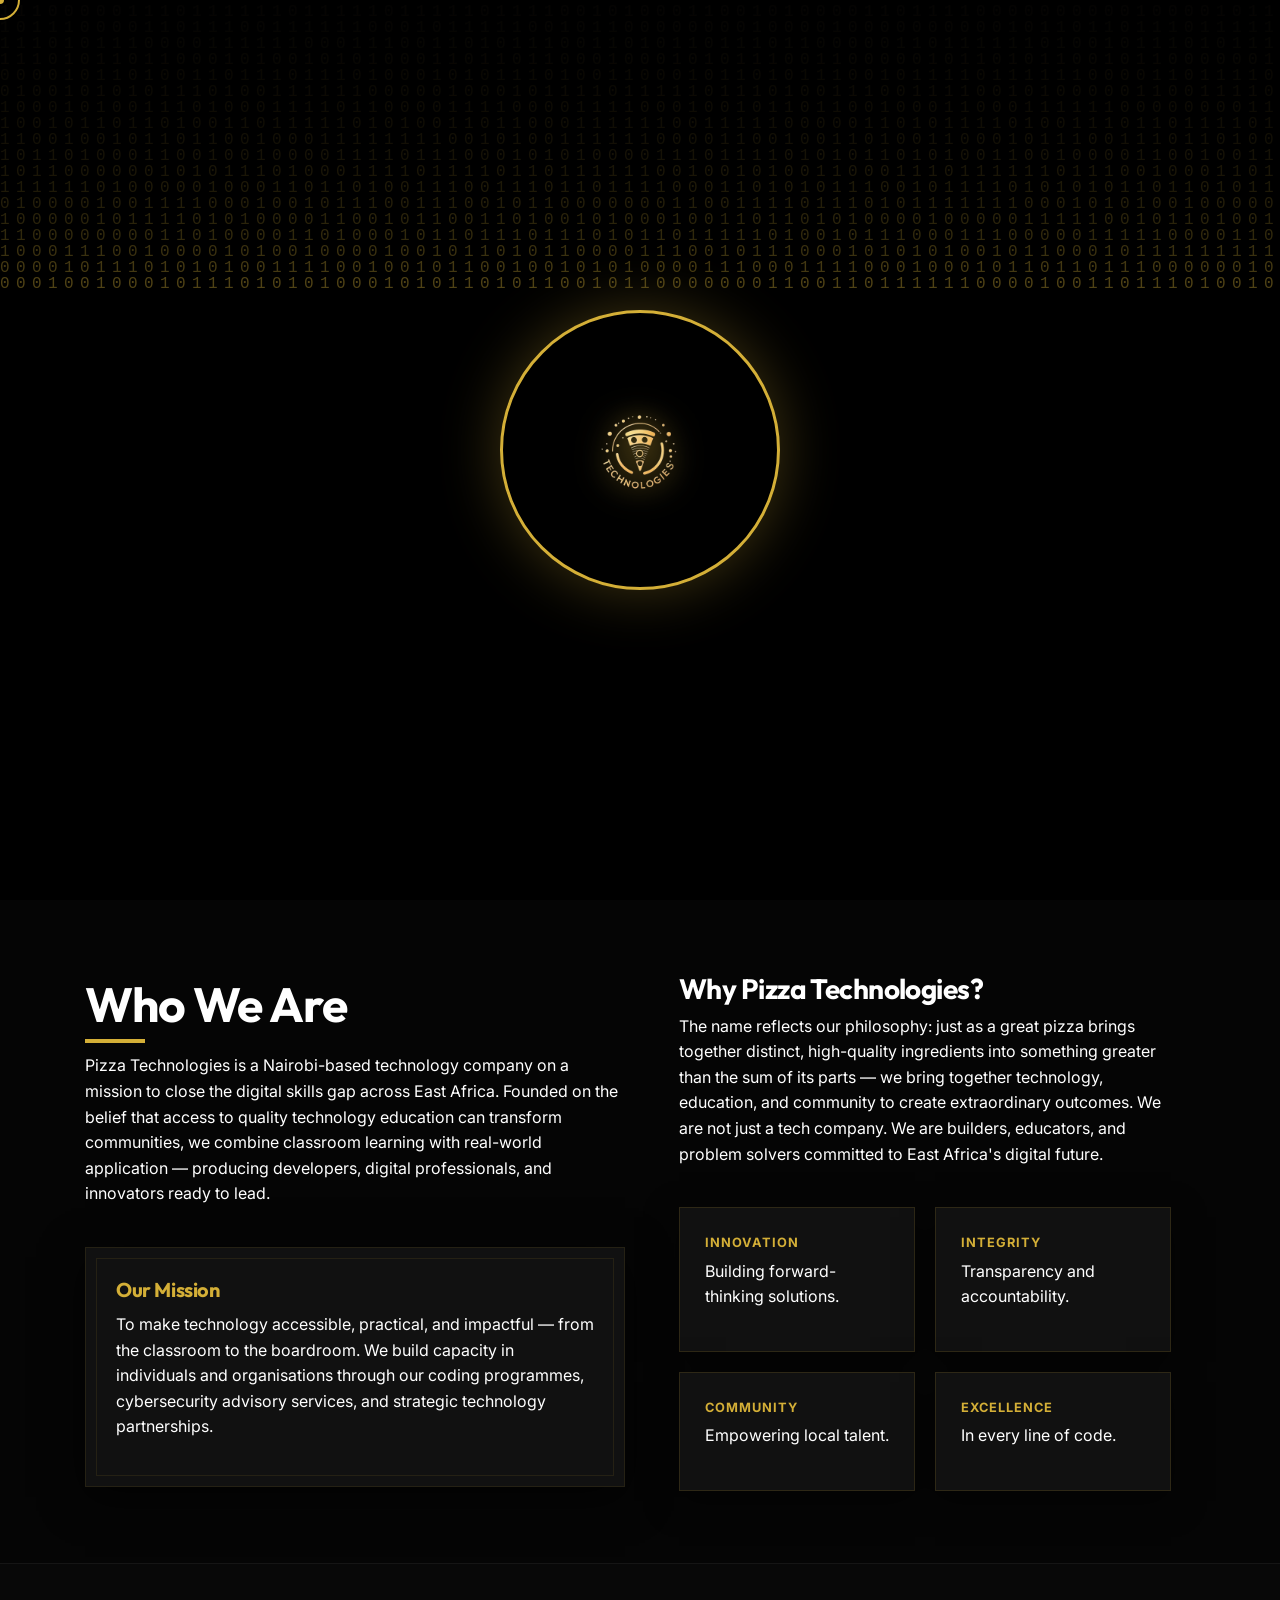
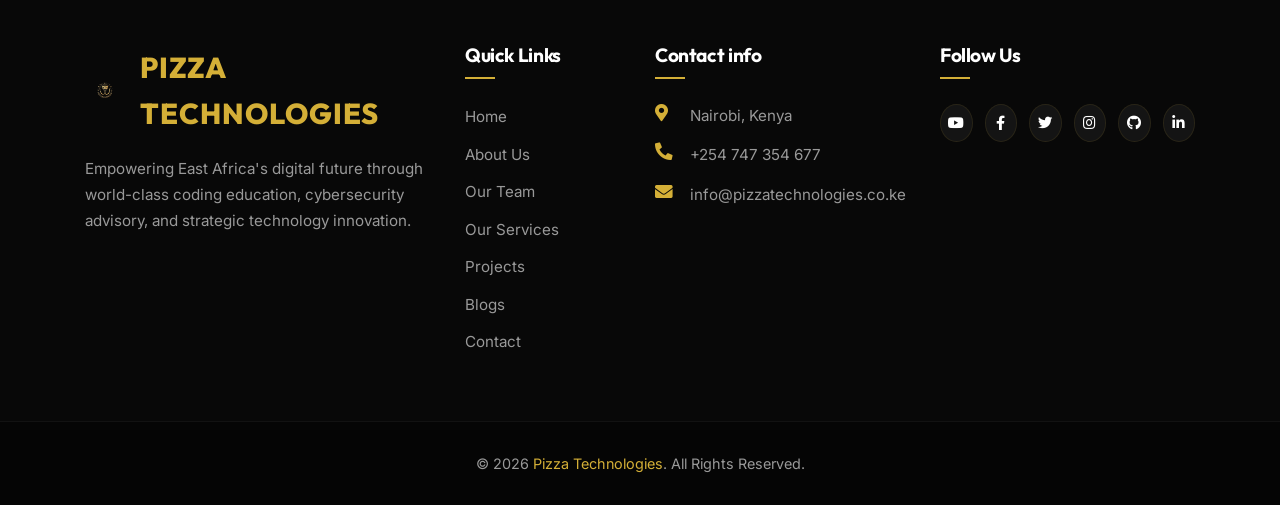
<file: index.html>
<!DOCTYPE html>
<html lang="en">

<head>
    <meta charset="utf-8">
    <title>Pizza Technologies | Tech Innovation & Education</title>
    <link rel="shortcut icon" href="img/logo.png">
    <meta content="width=device-width, initial-scale=1.0" name="viewport">
    <meta content="Pizza Technologies, Tech Education, Cybersecurity, Software Development, Nairobi" name="keywords">
    <meta
        content="Empowering East Africa's digital future through world-class coding education, cybersecurity advisory, and strategic technology innovation."
        name="description">

    <!-- Favicon -->
    <link href="img/favicon.ico" rel="icon">

    <!-- Google Font -->
    <link
        href="https://fonts.googleapis.com/css2?family=Outfit:wght@300;400;600;700&family=Inter:wght@300;400;500;700&display=swap"
        rel="stylesheet">

    <!-- CSS Libraries -->
    <link href="https://stackpath.bootstrapcdn.com/bootstrap/4.4.1/css/bootstrap.min.css" rel="stylesheet">
    <link href="https://cdnjs.cloudflare.com/ajax/libs/font-awesome/5.10.0/css/all.min.css" rel="stylesheet">
    <link href="lib/animate/animate.min.css" rel="stylesheet">
    <link href="lib/owlcarousel/assets/owl.carousel.min.css" rel="stylesheet">

    <!-- Template Stylesheet -->
    <link href="css/style.css" rel="stylesheet">
</head>

<body class="tech-bg overflow-hidden">
    <!-- Preloader Start -->
    <div id="preloader">
        <canvas id="binary-canvas"></canvas>
        <div class="ripple-container">
            <div class="ripple"></div>
            <div class="ripple"></div>
            <div class="ripple"></div>
            <div class="hero-logo-circle animated zoomIn">
                <img src="img/logo.png" alt="Pizza Tech Logo">
            </div>
        </div>
    </div>
    <script>
        const isReload = performance.getEntriesByType("navigation")[0]?.type === "reload";
        if (sessionStorage.getItem('preloaderShown') && !isReload) {
            document.getElementById('preloader').style.display = 'none';
            document.body.classList.remove('overflow-hidden');
        }
    </script>
    <!-- Preloader End -->

    <!-- Custom Cursor -->
    <div class="cursor-dot"></div>
    <div class="cursor-outline"></div>

    <div class="wrapper">
        <!-- Nav Bar Start -->
        <div class="nav-bar">
            <div class="container-fluid">
                <nav class="navbar navbar-expand-lg navbar-dark justify-content-between">
                    <a href="index.html" class="navbar-brand">
                        <img src="img/logo.png" alt="Logo" class="nav-logo">
                        <span class="logo-text d-none d-lg-inline-block">PIZZA TECHNOLOGIES</span>
                    </a>
                    <button type="button" class="navbar-toggler" data-toggle="collapse" data-target="#navbarCollapse">
                        <span class="tech-toggler-icon"></span>
                    </button>

                    <div class="collapse navbar-collapse justify-content-end" id="navbarCollapse">
                        <div class="navbar-nav">
                            <a href="#about" class="nav-item nav-link">About</a>
                            <a href="team.html" class="nav-item nav-link">Team</a>
                            <a href="service.html" class="nav-item nav-link">Services</a>
                            <a href="portfolio.html" class="nav-item nav-link">Projects</a>
                            <a href="blog.html" class="nav-item nav-link">Blogs</a>
                            <a href="contact.html" class="nav-item nav-link">Contact</a>
                        </div>
                    </div>
                </nav>
            </div>
        </div>
        <!-- Nav Bar End -->

        <!-- Hero Start -->
        <div class="hero-section" id="header">
            <div class="container">
                <div class="row align-items-center">
                    <div class="col-lg-12 text-center">
                        <div class="hero-content">
                            <div class="hero-label animated fadeIn">THE FUTURE OF TECH IS HERE</div>
                            <h1 class="hero-title animated fadeInUp">Innovating <span class="highlight">East
                                    Africa's</span> Digital Landscape</h1>
                            <p class="hero-subtitle animated fadeInUp">Empowering individuals and organisations through
                                world-class coding education, cybersecurity advisory, and strategic tech innovation.</p>
                            <div class="hero-btns animated fadeInUp">
                                <a href="#services" class="btn btn-primary magnetic-btn">Explore Services</a>
                                <a href="#contact" class="btn btn-secondary magnetic-btn">Get In Touch</a>
                            </div>
                        </div>
                    </div>
                </div>
            </div>
            <div class="hero-visual">
                <div class="grid-overlay"></div>
            </div>
        </div>
        <!-- Hero End -->

        <!-- About Start -->
        <section id="about" class="about-section py-5">
            <div class="container">
                <div class="row align-items-center">
                    <div class="col-lg-6">
                        <div class="about-vision" data-reveal="left">
                            <h2 class="section-title">Who We Are</h2>
                            <p>Pizza Technologies is a Nairobi-based technology company on a mission to close the
                                digital skills gap across East Africa. Founded on the belief that access to quality
                                technology education can transform communities, we combine classroom learning with
                                real-world application — producing developers, digital professionals, and innovators
                                ready to lead.</p>
                            <div class="mission-box gold-border">
                                <h3>Our Mission</h3>
                                <p>To make technology accessible, practical, and impactful — from the classroom to the
                                    boardroom. We build capacity in individuals and organisations through our coding
                                    programmes, cybersecurity advisory services, and strategic technology partnerships.
                                </p>
                            </div>
                        </div>
                    </div>
                    <div class="col-lg-6">
                        <div class="why-us p-4" data-reveal="right">
                            <h3 class="side-header">Why Pizza Technologies?</h3>
                            <p>The name reflects our philosophy: just as a great pizza brings together distinct,
                                high-quality ingredients into something greater than the sum of its parts — we bring
                                together technology, education, and community to create extraordinary outcomes. We are
                                not just a tech company. We are builders, educators, and problem solvers committed to
                                East Africa's digital future.</p>
                            <div class="values-grid">
                                <div class="value-item"><span class="v-label">Innovation</span>
                                    <p>Building forward-thinking solutions.</p>
                                </div>
                                <div class="value-item"><span class="v-label">Integrity</span>
                                    <p>Transparency and accountability.</p>
                                </div>
                                <div class="value-item"><span class="v-label">Community</span>
                                    <p>Empowering local talent.</p>
                                </div>
                                <div class="value-item"><span class="v-label">Excellence</span>
                                    <p>In every line of code.</p>
                                </div>
                            </div>

                        </div>
                    </div>
                </div>
            </div>
        </section>
        <!-- About End -->



        <footer class="tech-footer">
            <div class="footer-top">
                <div class="container">
                    <div class="row">
                        <div class="col-lg-4 col-md-6 mb-4 mb-lg-0">
                            <a href="index.html" class="footer-logo-link">
                                <span class="footer-logo-text">
                                    <img src="img/logo.png" alt="Logo" class="footer-logo">
                                    PIZZA TECHNOLOGIES
                                </span>
                            </a>
                            <p class="footer-desc">Empowering East Africa's digital future through world-class coding
                                education, cybersecurity advisory, and strategic technology innovation.</p>
                        </div>
                        <div class="col-lg-2 col-md-6 mb-4 mb-lg-0">
                            <h4 class="footer-title">Quick Links</h4>
                            <ul class="footer-links">
                                <li><a href="index.html">Home</a></li>
                                <li><a href="#about">About Us</a></li>
                                <li><a href="team.html">Our Team</a></li>
                                <li><a href="service.html">Our Services</a></li>
                                <li><a href="portfolio.html">Projects</a></li>
                                <li><a href="blog.html">Blogs</a></li>
                                <li><a href="contact.html">Contact</a></li>
                            </ul>
                        </div>
                        <div class="col-lg-3 col-md-6 mb-4 mb-md-0">
                            <h4 class="footer-title">Contact info</h4>
                            <ul class="footer-contact-info">
                                <li><i class="fa fa-map-marker-alt"></i> Nairobi, Kenya</li>
                                <li><i class="fa fa-phone-alt"></i> <a href="tel:+254747354677">+254 747 354 677</a></li>
                                <li><i class="fa fa-envelope"></i> <a href="mailto:info@pizzatechnologies.co.ke">info@pizzatechnologies.co.ke</a></li>
                            </ul>
                        </div>
                        <div class="col-lg-3 col-md-6">
                            <h4 class="footer-title">Follow Us</h4>
                            <div class="footer-social">
                                <a href="https://www.youtube.com/@pizzatechnologies980" target="_blank"><i
                                        class="fab fa-youtube"></i></a>
                                <a href="https://web.facebook.com/pizzatechies/?_rdc=1&_rdr#" target="_blank"><i
                                        class="fab fa-facebook-f"></i></a>
                                <a href="https://x.com/pizzatechnolog1" target="_blank"><i
                                        class="fab fa-twitter"></i></a>
                                <a href="https://www.instagram.com/pizza_technologies" target="_blank"><i
                                        class="fab fa-instagram"></i></a>
                                <a href="https://github.com/PizzaTechnologies" target="_blank"><i
                                        class="fab fa-github"></i></a>
                                <a href="https://www.linkedin.com/company/pizza-tech/?viewAsMember=true"
                                    target="_blank"><i class="fab fa-linkedin-in"></i></a>
                            </div>
                        </div>
                    </div>
                </div>
            </div>
            <div class="footer-bottom">
                <div class="container">
                    <div class="row align-items-center">
                        <div class="col-md-12 text-center">
                            <p class="copyright">&copy; 2026 <span class="gold-text">Pizza Technologies</span>. All Rights Reserved.</p>
                        </div>
                    </div>
                </div>
            </div>
        </footer>

        <a href="#" class="back-to-top"><i class="fa fa-chevron-up"></i></a>
    </div>

    <!-- JavaScript Libraries -->
    <script src="https://code.jquery.com/jquery-3.4.1.min.js"></script>
    <script src="https://stackpath.bootstrapcdn.com/bootstrap/4.4.1/js/bootstrap.bundle.min.js"></script>
    <script src="lib/easing/easing.min.js"></script>
    <script src="lib/owlcarousel/owl.carousel.min.js"></script>
    <script src="lib/isotope/isotope.pkgd.min.js"></script>

    <!-- Template Javascript -->
    <script src="js/main.js"></script>
</body>

</html>
</file>
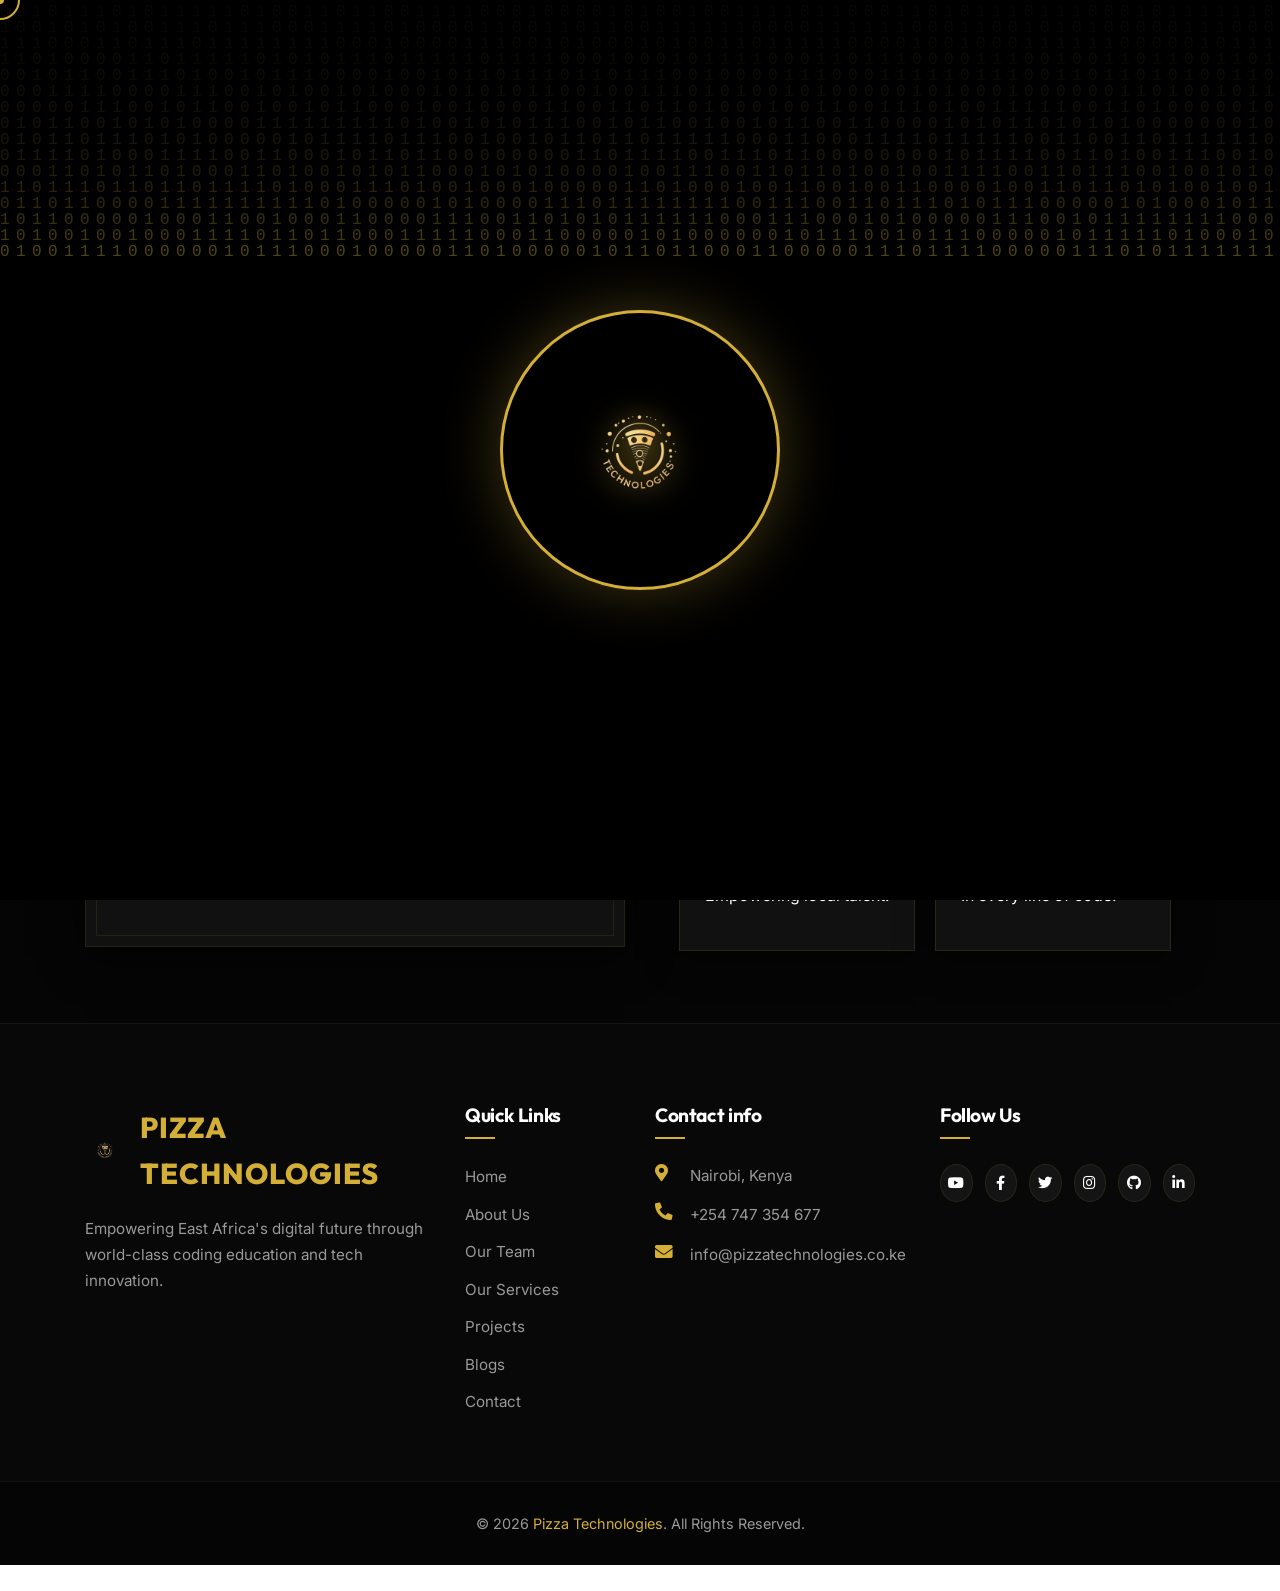
<file: about.html>
<!DOCTYPE html>
<html lang="en">

<head>
    <meta charset="utf-8">
    <title>About Us | Pizza Technologies</title>
    <link rel="shortcut icon" href="img/logo.png">
    <meta content="width=device-width, initial-scale=1.0" name="viewport">
    <meta content="About Pizza Technologies, Tech Vision, Nairobi Innovation" name="keywords">
    <meta
        content="Learn more about Pizza Technologies and our mission to empower East Africa's digital future through technology and education."
        name="description">
    <link href="img/favicon.ico" rel="icon">
    <link
        href="https://fonts.googleapis.com/css2?family=Outfit:wght@300;400;600;700&family=Inter:wght@300;400;500;700&display=swap"
        rel="stylesheet">
    <link href="https://stackpath.bootstrapcdn.com/bootstrap/4.4.1/css/bootstrap.min.css" rel="stylesheet">
    <link href="https://cdnjs.cloudflare.com/ajax/libs/font-awesome/5.10.0/css/all.min.css" rel="stylesheet">
    <link href="lib/animate/animate.min.css" rel="stylesheet">
    <link href="lib/owlcarousel/assets/owl.carousel.min.css" rel="stylesheet">
    <link href="css/style.css" rel="stylesheet">
</head>

<body class="tech-bg overflow-hidden">
    <div id="preloader"><canvas id="binary-canvas"></canvas>
        <div class="ripple-container">
            <div class="ripple"></div>
            <div class="ripple"></div>
            <div class="ripple"></div>
            <div class="hero-logo-circle animated zoomIn"><img src="img/logo.png" alt="Pizza Tech Logo"></div>
        </div>
    </div>
    <script>
        const isReload = performance.getEntriesByType("navigation")[0]?.type === "reload";
        if (sessionStorage.getItem('preloaderShown') && !isReload) {
            document.getElementById('preloader').style.display = 'none';
            document.body.classList.remove('overflow-hidden');
        }
    </script>
    <div class="cursor-dot"></div>
    <div class="cursor-outline"></div>
    <div class="wrapper">
        <div class="nav-bar">
            <div class="container-fluid">
                <nav class="navbar navbar-expand-lg navbar-dark justify-content-between">
                    <a href="index.html" class="navbar-brand"><img src="img/logo.png" alt="Logo" class="nav-logo"><span class="logo-text d-none d-lg-inline-block">PIZZA TECHNOLOGIES</span></a>
                    <button type="button" class="navbar-toggler" data-toggle="collapse"
                        data-target="#navbarCollapse"><span class="tech-toggler-icon"></span></button>
                    <div class="collapse navbar-collapse justify-content-end" id="navbarCollapse">
                        <div class="navbar-nav">
                            <a href="index.html#about" class="nav-item nav-link active">About</a>
                            <a href="team.html" class="nav-item nav-link">Team</a>
                            <a href="service.html" class="nav-item nav-link">Services</a>
                            <a href="portfolio.html" class="nav-item nav-link">Projects</a>
                            <a href="blog.html" class="nav-item nav-link">Blogs</a>
                            <a href="contact.html" class="nav-item nav-link">Contact</a>
                        </div>
                    </div>
                </nav>
            </div>
        </div>
        <div class="hero-section" style="height: 40vh;">
            <div class="container text-center">
                <h1 class="hero-title animated fadeInUp">About <span class="highlight">Us</span></h1>
                <p class="hero-subtitle mx-auto animated fadeInUp">Empowering East Africa's digital future.</p>
            </div>
            <div class="hero-visual">
                <div class="grid-overlay"></div>
            </div>
        </div>

        <section id="about" class="about-section py-5">
            <div class="container">
                <div class="row align-items-center">
                    <div class="col-lg-6">
                        <div class="about-vision" data-reveal="left">
                            <h2 class="section-title">Who We Are</h2>
                            <p>Pizza Technologies is a Nairobi-based technology company on a mission to close the
                                digital skills gap across East Africa. Founded on the belief that access to quality
                                technology education can transform communities, we combine classroom learning with
                                real-world application — producing developers, digital professionals, and innovators
                                ready to lead.</p>
                            <div class="mission-box gold-border">
                                <h3>Our Mission</h3>
                                <p>To make technology accessible, practical, and impactful — from the classroom to the
                                    boardroom. We build capacity in individuals and organisations through our coding
                                    programmes, cybersecurity advisory services, and strategic technology partnerships.
                                </p>
                            </div>
                        </div>
                    </div>
                    <div class="col-lg-6">
                        <div class="why-us p-4" data-reveal="right">
                            <h3 class="side-header">Why Pizza Technologies?</h3>
                            <p>The name reflects our philosophy: just as a great pizza brings together distinct,
                                high-quality ingredients into something greater than the sum of its parts — we bring
                                together technology, education, and community to create extraordinary outcomes. We are
                                builders, educators, and problem solvers committed to East Africa's digital future.</p>
                            <div class="values-grid">
                                <div class="value-item"><span class="v-label">Innovation</span>
                                    <p>Building forward-thinking solutions.</p>
                                </div>
                                <div class="value-item"><span class="v-label">Integrity</span>
                                    <p>Transparency and accountability.</p>
                                </div>
                                <div class="value-item"><span class="v-label">Community</span>
                                    <p>Empowering local talent.</p>
                                </div>
                                <div class="value-item"><span class="v-label">Excellence</span>
                                    <p>In every line of code.</p>
                                </div>
                            </div>
                        </div>
                    </div>
                </div>
            </div>
        </section>



        <footer class="tech-footer">
            <div class="footer-top">
                <div class="container">
                    <div class="row">
                        <div class="col-lg-4 col-md-6 mb-4 mb-lg-0">
                            <a href="index.html" class="footer-logo-link">
                                <span class="footer-logo-text"><img src="img/logo.png" alt="Logo" class="footer-logo"> PIZZA TECHNOLOGIES</span>
                            </a>
                            <p class="footer-desc">Empowering East Africa's digital future through world-class coding
                                education and tech innovation.</p>
                        </div>
                        <div class="col-lg-2 col-md-6 mb-4 mb-lg-0">
                            <h4 class="footer-title">Quick Links</h4>
                            <ul class="footer-links">
                                <li><a href="index.html">Home</a></li>
                                <li><a href="index.html#about">About Us</a></li>
                                <li><a href="team.html">Our Team</a></li>
                                <li><a href="service.html">Our Services</a></li>
                                <li><a href="portfolio.html">Projects</a></li>
                                <li><a href="blog.html">Blogs</a></li>
                                <li><a href="contact.html">Contact</a></li>
                            </ul>
                        </div>
                        <div class="col-lg-3 col-md-6 mb-4 mb-md-0">
                            <h4 class="footer-title">Contact info</h4>
                            <ul class="footer-contact-info">
                                <li><i class="fa fa-map-marker-alt"></i> Nairobi, Kenya</li>
                                <li><i class="fa fa-phone-alt"></i> <a href="tel:+254747354677">+254 747 354 677</a></li>
                                <li><i class="fa fa-envelope"></i> <a href="mailto:info@pizzatechnologies.co.ke">info@pizzatechnologies.co.ke</a></li>
                            </ul>
                        </div>
                        <div class="col-lg-3 col-md-6">
                            <h4 class="footer-title">Follow Us</h4>
                            <div class="footer-social"><a href="https://www.youtube.com/@pizzatechnologies980"
                                    target="_blank"><i class="fab fa-youtube"></i></a><a
                                    href="https://web.facebook.com/pizzatechies" target="_blank"><i
                                        class="fab fa-facebook-f"></i></a><a href="https://x.com/pizzatechnolog1"
                                    target="_blank"><i class="fab fa-twitter"></i></a><a
                                    href="https://www.instagram.com/pizza_technologies" target="_blank"><i
                                        class="fab fa-instagram"></i></a><a href="https://github.com/PizzaTechnologies"
                                    target="_blank"><i class="fab fa-github"></i></a><a
                                    href="https://www.linkedin.com/company/pizza-tech" target="_blank"><i
                                        class="fab fa-linkedin-in"></i></a></div>
                        </div>
                    </div>
                </div>
            </div>
            <div class="footer-bottom">
                <div class="container text-center">
                    <p class="copyright">&copy; 2026 <span class="gold-text">Pizza Technologies</span>. All Rights Reserved.</p>
                </div>
            </div>
        </footer>
        <a href="#" class="back-to-top"><i class="fa fa-chevron-up"></i></a>
    </div>
    <script src="https://code.jquery.com/jquery-3.4.1.min.js"></script>
    <script src="https://stackpath.bootstrapcdn.com/bootstrap/4.4.1/js/bootstrap.bundle.min.js"></script>
    <script src="lib/easing/easing.min.js"></script>
    <script src="lib/owlcarousel/owl.carousel.min.js"></script>
    <script src="lib/isotope/isotope.pkgd.min.js"></script>
    <script src="js/main.js"></script>
</body>

</html>
</file>
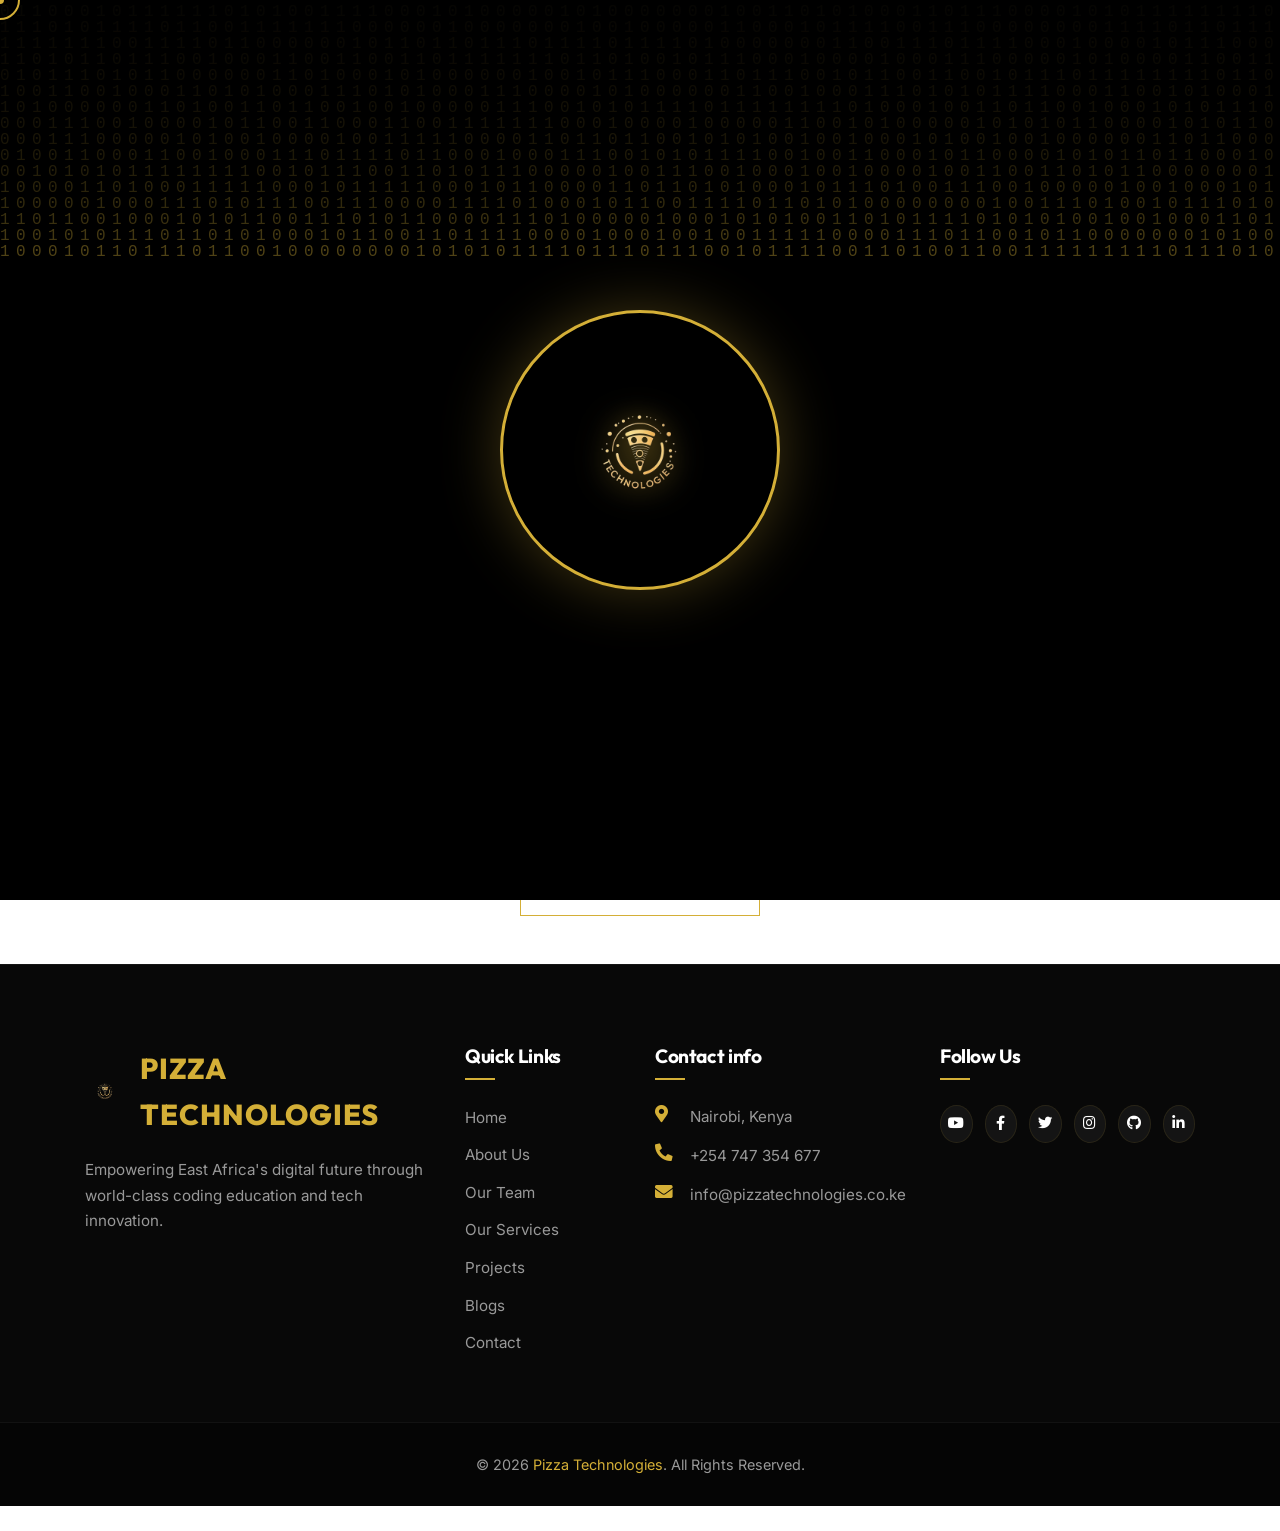
<file: blog.html>
<!DOCTYPE html>
<html lang="en">

<head>
    <meta charset="utf-8">
    <title>Byte Chronicles | Pizza Technologies Blog</title>
    <link rel="shortcut icon" href="img/logo.png">
    <meta content="width=device-width, initial-scale=1.0" name="viewport">
    <link href="img/favicon.ico" rel="icon">
    <link
        href="https://fonts.googleapis.com/css2?family=Outfit:wght@300;400;600;700&family=Inter:wght@300;400;500;700&display=swap"
        rel="stylesheet">
    <link href="https://stackpath.bootstrapcdn.com/bootstrap/4.4.1/css/bootstrap.min.css" rel="stylesheet">
    <link href="https://cdnjs.cloudflare.com/ajax/libs/font-awesome/5.10.0/css/all.min.css" rel="stylesheet">
    <link href="lib/animate/animate.min.css" rel="stylesheet">
    <link href="lib/owlcarousel/assets/owl.carousel.min.css" rel="stylesheet">
    <link href="css/style.css" rel="stylesheet">
</head>

<body class="tech-bg overflow-hidden">
    <div id="preloader"><canvas id="binary-canvas"></canvas>
        <div class="ripple-container">
            <div class="ripple"></div>
            <div class="ripple"></div>
            <div class="ripple"></div>
            <div class="hero-logo-circle animated zoomIn"><img src="img/logo.png" alt="Pizza Tech Logo"></div>
        </div>
    </div>
    <script>
        const isReload = performance.getEntriesByType("navigation")[0]?.type === "reload";
        if (sessionStorage.getItem('preloaderShown') && !isReload) {
            document.getElementById('preloader').style.display = 'none';
            document.body.classList.remove('overflow-hidden');
        }
    </script>
    <div class="cursor-dot"></div>
    <div class="cursor-outline"></div>
    <div class="wrapper">
        <div class="nav-bar">
            <div class="container-fluid">
                <nav class="navbar navbar-expand-lg navbar-dark justify-content-between">
                    <a href="index.html" class="navbar-brand"><img src="img/logo.png" alt="Logo" class="nav-logo"><span class="logo-text d-none d-lg-inline-block">PIZZA TECHNOLOGIES</span></a>
                    <button type="button" class="navbar-toggler" data-toggle="collapse"
                        data-target="#navbarCollapse"><span class="tech-toggler-icon"></span></button>
                    <div class="collapse navbar-collapse justify-content-end" id="navbarCollapse">
                        <div class="navbar-nav">
                            <a href="index.html#about" class="nav-item nav-link">About</a>
                            <a href="team.html" class="nav-item nav-link">Team</a>
                            <a href="service.html" class="nav-item nav-link">Services</a>
                            <a href="portfolio.html" class="nav-item nav-link">Projects</a>
                            <a href="blog.html" class="nav-item nav-link active">Blogs</a>
                            <a href="contact.html" class="nav-item nav-link">Contact</a>
                        </div>
                    </div>
                </nav>
            </div>
        </div>
        <div class="hero-section" style="height: 40vh;">
            <div class="container text-center">
                <h1 class="hero-title animated fadeInUp">Byte <span class="highlight">Chronicles</span></h1>
                <p class="hero-subtitle mx-auto animated fadeInUp">Insights from the Frontlines of Tech.</p>
            </div>
            <div class="hero-visual">
                <div class="grid-overlay"></div>
            </div>
        </div>

        <section id="blog" class="blog-section py-5">
            <div class="container">
                <div class="section-header text-center mb-5">
                    <h2 class="section-title">Latest Insights</h2>
                    <p class="section-intro">Your source for sharp, relevant insights on technology and innovation.</p>
                </div>
                <div class="row">
                    <div class="col-lg-4 col-md-6 mb-4">
                        <div class="blog-post">
                            <div class="post-category">Cybersecurity Guide</div>
                            <h4>Spotting Phishing and Scams</h4>
                            <p>Learn signs of digital deception and how to protect yourself.</p>
                            <a href="https://pizzatechnologies.blogspot.com/2025/05/spotting-phishing-and-scams-guide-for.html"
                                target="_blank" class="read-more">Read Post</a>
                        </div>
                    </div>
                    <div class="col-lg-4 col-md-6 mb-4">
                        <div class="blog-post">
                            <div class="post-category">Cybersecurity Tactics</div>
                            <h4>The Art of Deception</h4>
                            <p>Explore psychological manipulation techniques in cybersecurity.</p>
                            <a href="https://pizzatechnologies.blogspot.com/2025/03/the-art-of-deception-unveiling-social.html"
                                target="_blank" class="read-more">Read Post</a>
                        </div>
                    </div>
                    <div class="col-lg-4 col-md-6 mb-4">
                        <div class="blog-post">
                            <div class="post-category">Threat Prevention</div>
                            <h4>Understanding Malware</h4>
                            <p>A breakdown of malicious software types and proactive steps.</p>
                            <a href="https://pizzatechnologies.blogspot.com/2025/03/understanding-malware-types-and.html"
                                target="_blank" class="read-more">Read Post</a>
                    </div>
                </div>
                </div>
                <div class="text-center mt-4">
                    <a href="https://pizzatechnologies.blogspot.com/" target="_blank"
                        class="btn btn-outline-primary magnetic-btn">Explore Full Blogs</a>
                </div>
            </div>
        </section>



        <footer class="tech-footer">
            <div class="footer-top">
                <div class="container">
                    <div class="row">
                        <div class="col-lg-4 col-md-6 mb-4 mb-lg-0">
                            <a href="index.html" class="footer-logo-link">
                                <span class="footer-logo-text"><img src="img/logo.png" alt="Logo" class="footer-logo"> PIZZA TECHNOLOGIES</span>
                            </a>
                            <p class="footer-desc">Empowering East Africa's digital future through world-class coding
                                education and tech innovation.</p>
                        </div>
                        <div class="col-lg-2 col-md-6 mb-4 mb-lg-0">
                            <h4 class="footer-title">Quick Links</h4>
                            <ul class="footer-links">
                                <li><a href="index.html">Home</a></li>
                                <li><a href="index.html#about">About Us</a></li>
                                <li><a href="team.html">Our Team</a></li>
                                <li><a href="service.html">Our Services</a></li>
                                <li><a href="portfolio.html">Projects</a></li>
                                <li><a href="blog.html">Blogs</a></li>
                                <li><a href="contact.html">Contact</a></li>
                            </ul>
                        </div>
                        <div class="col-lg-3 col-md-6 mb-4 mb-md-0">
                            <h4 class="footer-title">Contact info</h4>
                            <ul class="footer-contact-info">
                                <li><i class="fa fa-map-marker-alt"></i> Nairobi, Kenya</li>
                                <li><i class="fa fa-phone-alt"></i> <a href="tel:+254747354677">+254 747 354 677</a></li>
                                <li><i class="fa fa-envelope"></i> <a href="mailto:info@pizzatechnologies.co.ke">info@pizzatechnologies.co.ke</a></li>
                            </ul>
                        </div>
                        <div class="col-lg-3 col-md-6">
                            <h4 class="footer-title">Follow Us</h4>
                            <div class="footer-social"><a href="https://www.youtube.com/@pizzatechnologies980"
                                    target="_blank"><i class="fab fa-youtube"></i></a><a
                                    href="https://web.facebook.com/pizzatechies" target="_blank"><i
                                        class="fab fa-facebook-f"></i></a><a href="https://x.com/pizzatechnolog1"
                                    target="_blank"><i class="fab fa-twitter"></i></a><a
                                    href="https://www.instagram.com/pizza_technologies" target="_blank"><i
                                        class="fab fa-instagram"></i></a><a href="https://github.com/PizzaTechnologies"
                                    target="_blank"><i class="fab fa-github"></i></a><a
                                    href="https://www.linkedin.com/company/pizza-tech" target="_blank"><i
                                        class="fab fa-linkedin-in"></i></a></div>
                        </div>
                    </div>
                </div>
            </div>
            <div class="footer-bottom">
                <div class="container text-center">
                    <p class="copyright">&copy; 2026 <span class="gold-text">Pizza Technologies</span>. All Rights Reserved.</p>
                </div>
            </div>
        </footer>
        <a href="#" class="back-to-top"><i class="fa fa-chevron-up"></i></a>
    </div>
    <script src="https://code.jquery.com/jquery-3.4.1.min.js"></script>
    <script src="https://stackpath.bootstrapcdn.com/bootstrap/4.4.1/js/bootstrap.bundle.min.js"></script>
    <script src="lib/easing/easing.min.js"></script>
    <script src="lib/owlcarousel/owl.carousel.min.js"></script>
    <script src="lib/isotope/isotope.pkgd.min.js"></script>
    <script src="js/main.js"></script>
</body>

</html>
</file>
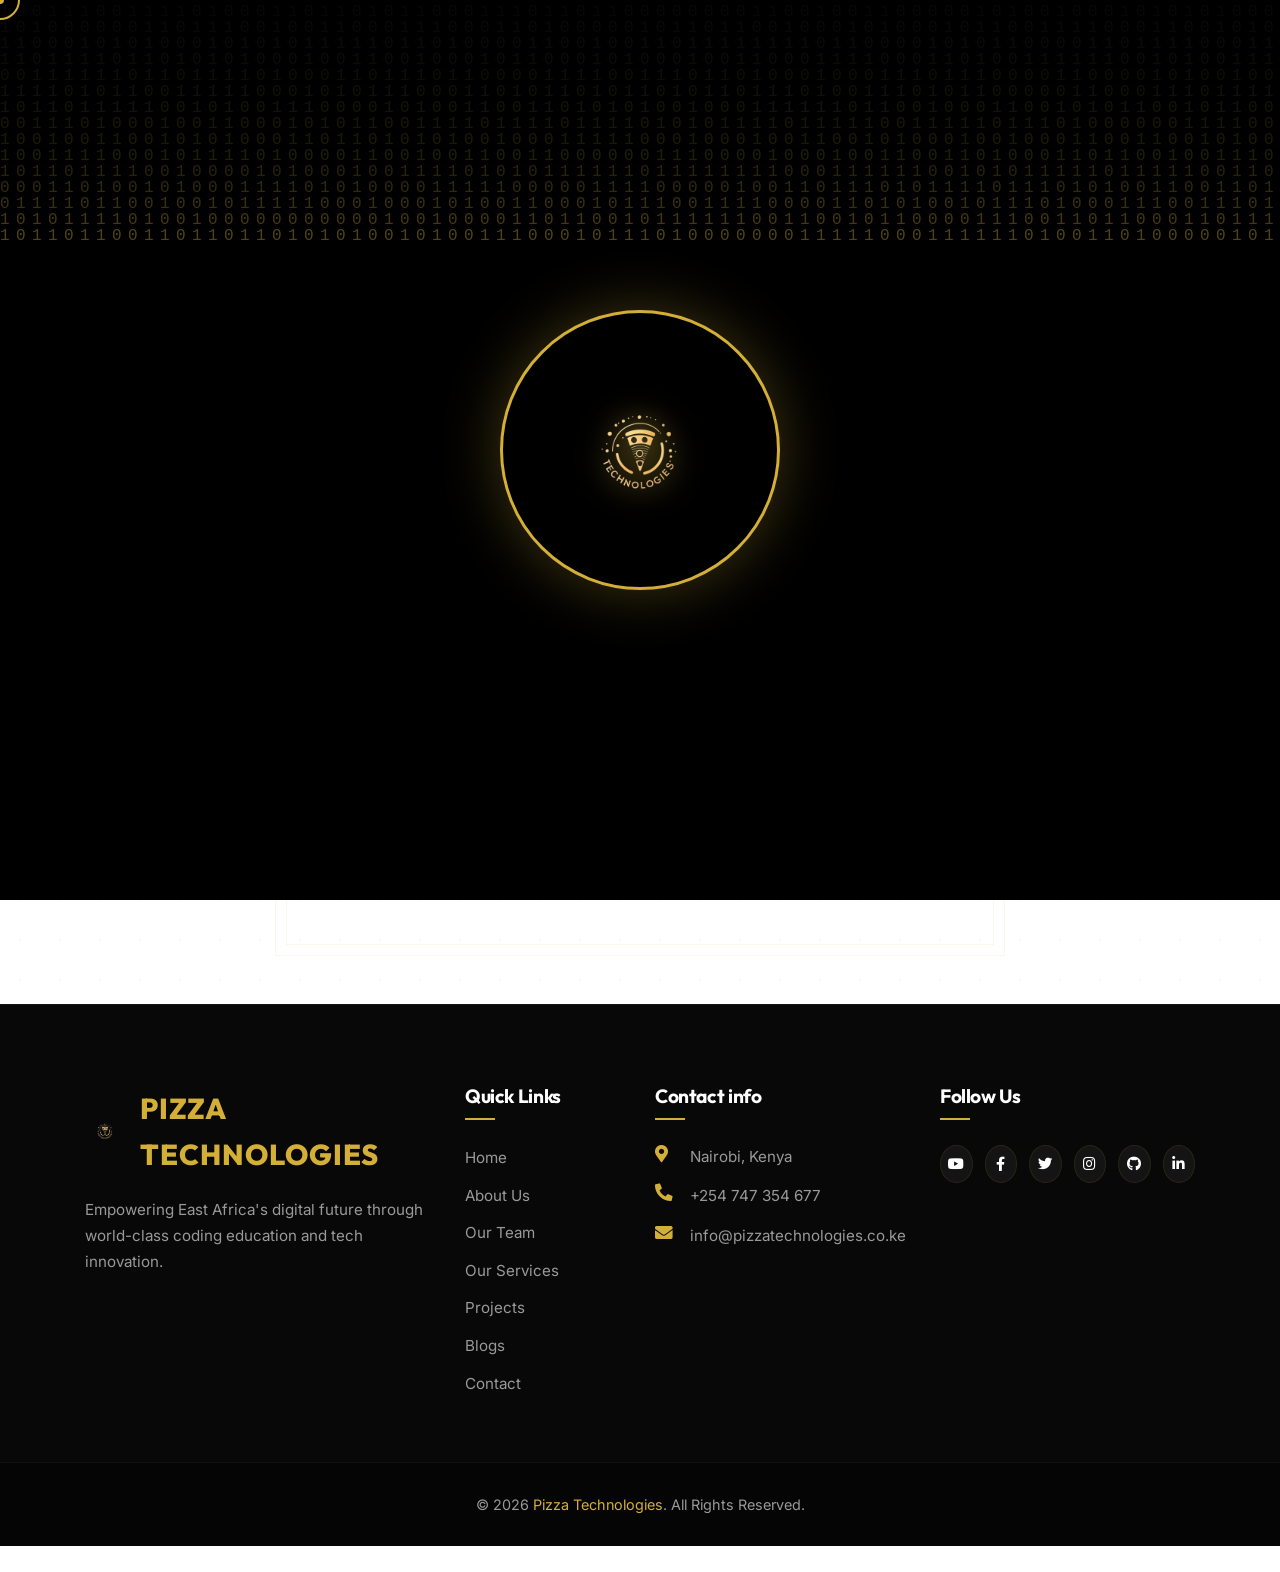
<file: contact.html>
<!DOCTYPE html>
<html lang="en">

<head>
    <meta charset="utf-8">
    <title>Contact Us | Pizza Technologies</title>
    <link rel="shortcut icon" href="img/logo.png">
    <meta content="width=device-width, initial-scale=1.0" name="viewport">
    <link href="img/favicon.ico" rel="icon">
    <link
        href="https://fonts.googleapis.com/css2?family=Outfit:wght@300;400;600;700&family=Inter:wght@300;400;500;700&display=swap"
        rel="stylesheet">
    <link href="https://stackpath.bootstrapcdn.com/bootstrap/4.4.1/css/bootstrap.min.css" rel="stylesheet">
    <link href="https://cdnjs.cloudflare.com/ajax/libs/font-awesome/5.10.0/css/all.min.css" rel="stylesheet">
    <link href="lib/animate/animate.min.css" rel="stylesheet">
    <link href="lib/owlcarousel/assets/owl.carousel.min.css" rel="stylesheet">
    <link href="css/style.css" rel="stylesheet">
</head>

<body class="tech-bg overflow-hidden">
    <div id="preloader"><canvas id="binary-canvas"></canvas>
        <div class="ripple-container">
            <div class="ripple"></div>
            <div class="ripple"></div>
            <div class="ripple"></div>
            <div class="hero-logo-circle animated zoomIn"><img src="img/logo.png" alt="Pizza Tech Logo"></div>
        </div>
    </div>
    <script>
        const isReload = performance.getEntriesByType("navigation")[0]?.type === "reload";
        if (sessionStorage.getItem('preloaderShown') && !isReload) {
            document.getElementById('preloader').style.display = 'none';
            document.body.classList.remove('overflow-hidden');
        }
    </script>
    <div class="cursor-dot"></div>
    <div class="cursor-outline"></div>
    <div class="wrapper">
        <div class="nav-bar">
            <div class="container-fluid">
                <nav class="navbar navbar-expand-lg navbar-dark justify-content-between">
                    <a href="index.html" class="navbar-brand"><img src="img/logo.png" alt="Logo" class="nav-logo"><span class="logo-text d-none d-lg-inline-block">PIZZA TECHNOLOGIES</span></a>
                    <button type="button" class="navbar-toggler" data-toggle="collapse"
                        data-target="#navbarCollapse"><span class="tech-toggler-icon"></span></button>
                    <div class="collapse navbar-collapse justify-content-end" id="navbarCollapse">
                        <div class="navbar-nav">
                            <a href="index.html#about" class="nav-item nav-link">About</a>
                            <a href="team.html" class="nav-item nav-link">Team</a>
                            <a href="service.html" class="nav-item nav-link">Services</a>
                            <a href="portfolio.html" class="nav-item nav-link">Projects</a>
                            <a href="blog.html" class="nav-item nav-link">Blogs</a>
                            <a href="contact.html" class="nav-item nav-link active">Contact</a>
                        </div>
                    </div>
                </nav>
            </div>
        </div>
        <div class="hero-section" style="height: 40vh;">
            <div class="container text-center">
                <h1 class="hero-title animated fadeInUp">Contact <span class="highlight">Us</span></h1>
                <p class="hero-subtitle mx-auto animated fadeInUp">Let's build something extraordinary together.</p>
            </div>
            <div class="hero-visual">
                <div class="grid-overlay"></div>
            </div>
        </div>

        <section id="contact" class="contact-section py-5">
            <div class="container">
                <div class="row">
                    <div class="col-lg-8 mx-auto text-center mb-4">
                        <div class="contact-info" data-reveal="up">
                            <h2 class="section-title">Let's Build Something Together</h2>
                            <p>Whether you're looking to enrol in a coding class or explore a cybersecurity partnership — we'd love to hear from you.</p>
                        </div>
                    </div>
                </div>
                <div class="row">
                    <div class="col-lg-8 mx-auto">
                        <div class="text-center p-5 gold-border">
                            <h3>Ready to start?</h3>
                            <p>Contact us today for professional tech solutions.</p>
                            <div class="contact-details mt-4">
                                <p><i class="fa fa-envelope gold-text mr-2"></i> <a href="mailto:info@pizzatechnologies.co.ke" class="tech-link">info@pizzatechnologies.co.ke</a></p>
                                <p><i class="fa fa-phone-alt gold-text mr-2"></i> <a href="tel:+254747354677" class="tech-link">+254 747 354 677</a></p>
                            </div>
                        </div>
                    </div>
                </div>
            </div>
        </section>

        <footer class="tech-footer">
            <div class="footer-top">
                <div class="container">
                    <div class="row">
                        <div class="col-lg-4 col-md-6 mb-4 mb-lg-0">
                            <a href="index.html" class="footer-logo-link">
                                <span class="footer-logo-text"><img src="img/logo.png" alt="Logo" class="footer-logo"> PIZZA TECHNOLOGIES</span>
                            </a>
                            <p class="footer-desc">Empowering East Africa's digital future through world-class coding
                                education and tech innovation.</p>
                        </div>
                        <div class="col-lg-2 col-md-6 mb-4 mb-lg-0">
                            <h4 class="footer-title">Quick Links</h4>
                            <ul class="footer-links">
                                <li><a href="index.html">Home</a></li>
                                <li><a href="index.html#about">About Us</a></li>
                                <li><a href="team.html">Our Team</a></li>
                                <li><a href="service.html">Our Services</a></li>
                                <li><a href="portfolio.html">Projects</a></li>
                                <li><a href="blog.html">Blogs</a></li>
                                <li><a href="contact.html">Contact</a></li>
                            </ul>
                        </div>
                        <div class="col-lg-3 col-md-6 mb-4 mb-md-0">
                            <h4 class="footer-title">Contact info</h4>
                            <ul class="footer-contact-info">
                                <li><i class="fa fa-map-marker-alt"></i> Nairobi, Kenya</li>
                                <li><i class="fa fa-phone-alt"></i> <a href="tel:+254747354677">+254 747 354 677</a></li>
                                <li><i class="fa fa-envelope"></i> <a href="mailto:info@pizzatechnologies.co.ke">info@pizzatechnologies.co.ke</a></li>
                            </ul>
                        </div>
                        <div class="col-lg-3 col-md-6">
                            <h4 class="footer-title">Follow Us</h4>
                            <div class="footer-social"><a href="https://www.youtube.com/@pizzatechnologies980"
                                    target="_blank"><i class="fab fa-youtube"></i></a><a
                                    href="https://web.facebook.com/pizzatechies" target="_blank"><i
                                        class="fab fa-facebook-f"></i></a><a href="https://x.com/pizzatechnolog1"
                                    target="_blank"><i class="fab fa-twitter"></i></a><a
                                    href="https://www.instagram.com/pizza_technologies" target="_blank"><i
                                        class="fab fa-instagram"></i></a><a href="https://github.com/PizzaTechnologies"
                                    target="_blank"><i class="fab fa-github"></i></a><a
                                    href="https://www.linkedin.com/company/pizza-tech" target="_blank"><i
                                        class="fab fa-linkedin-in"></i></a></div>
                        </div>
                    </div>
                </div>
            </div>
            <div class="footer-bottom">
                <div class="container text-center">
                    <p class="copyright">&copy; 2026 <span class="gold-text">Pizza Technologies</span>. All Rights Reserved.</p>
                </div>
            </div>
        </footer>
        <a href="#" class="back-to-top"><i class="fa fa-chevron-up"></i></a>
    </div>
    <script src="https://code.jquery.com/jquery-3.4.1.min.js"></script>
    <script src="https://stackpath.bootstrapcdn.com/bootstrap/4.4.1/js/bootstrap.bundle.min.js"></script>
    <script src="lib/easing/easing.min.js"></script>
    <script src="lib/owlcarousel/owl.carousel.min.js"></script>
    <script src="lib/isotope/isotope.pkgd.min.js"></script>
    <script src="js/main.js"></script>
</body>

</html>
</file>
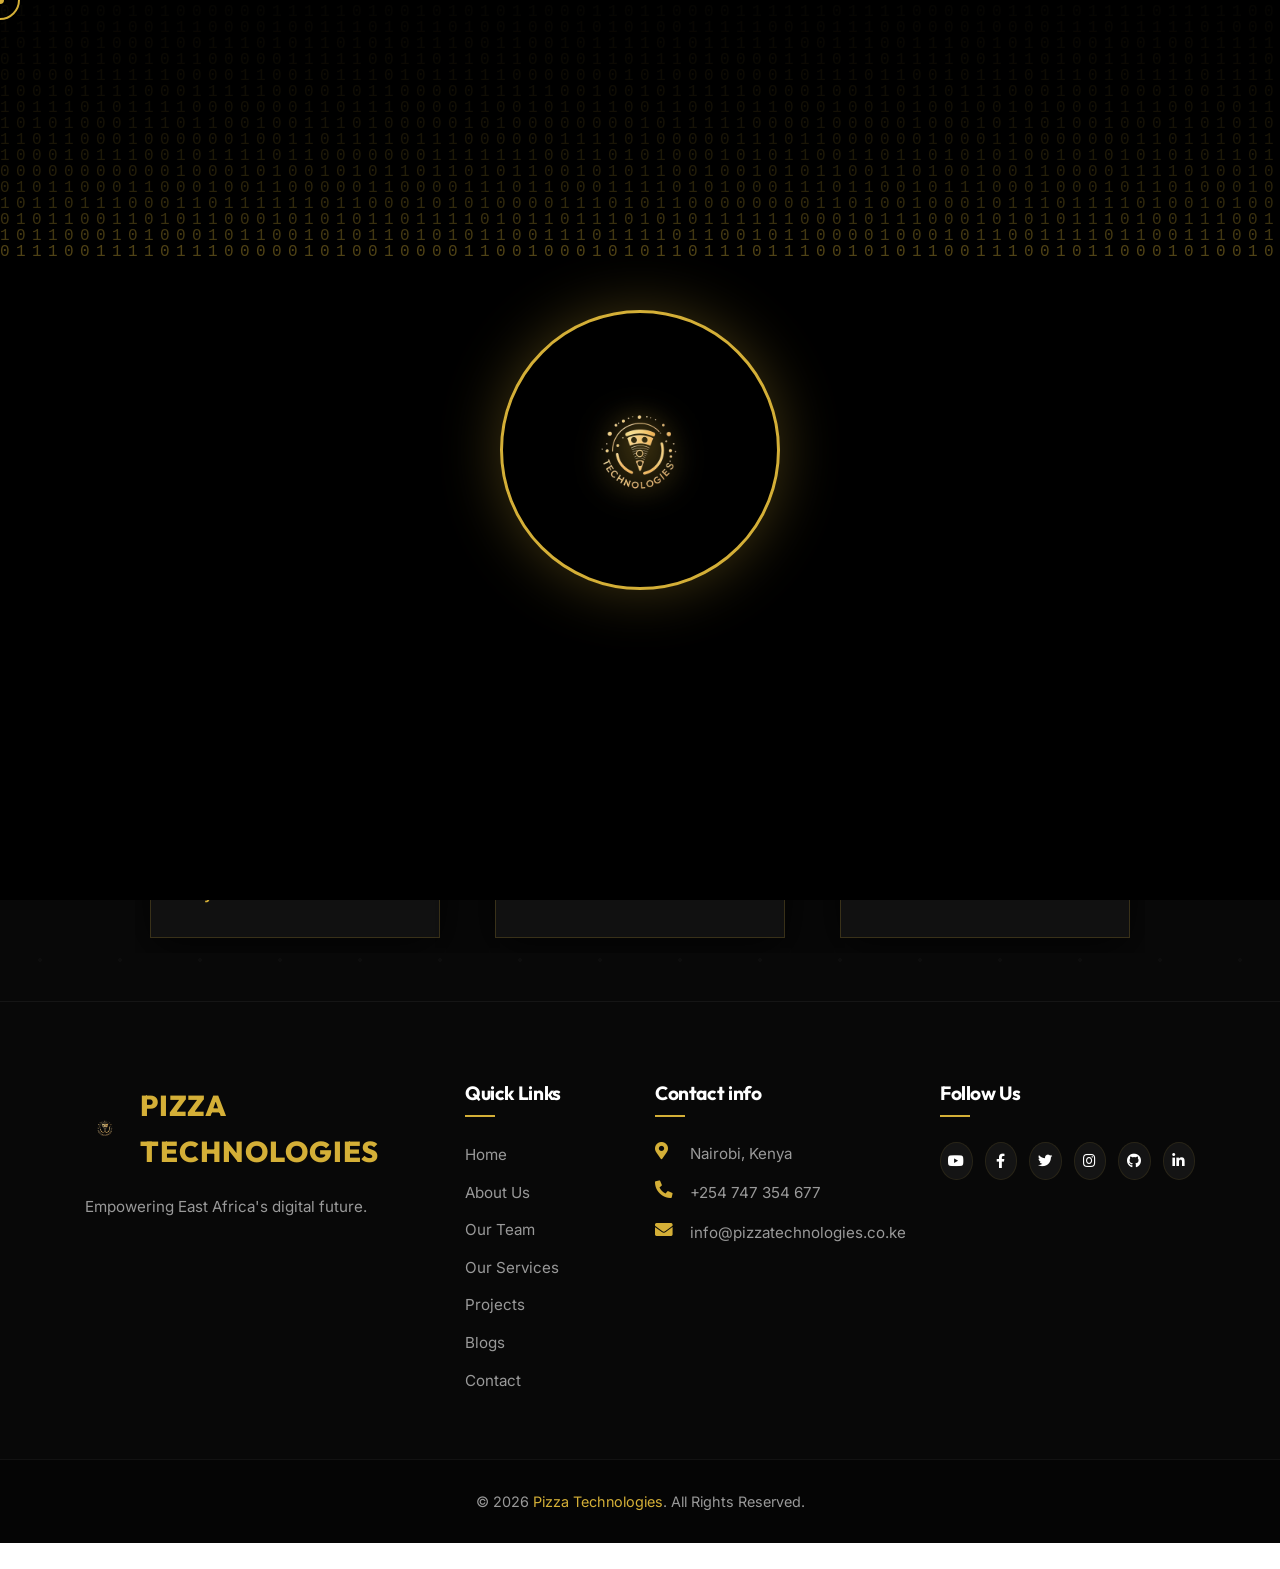
<file: portfolio.html>
<!DOCTYPE html>
<html lang="en">

<head>
    <meta charset="utf-8">
    <title>Our Projects | Pizza Technologies</title>
    <link rel="shortcut icon" href="img/logo.png">
    <meta content="width=device-width, initial-scale=1.0" name="viewport">
    <meta content="Portfolio, Tech Projects, Nairobi Web Dev" name="keywords">
    <meta content="Explore our portfolio of cutting-edge technology projects and digital solutions." name="description">
    <link href="img/favicon.ico" rel="icon">
    <link
        href="https://fonts.googleapis.com/css2?family=Outfit:wght@300;400;600;700&family=Inter:wght@300;400;500;700&display=swap"
        rel="stylesheet">
    <link href="https://stackpath.bootstrapcdn.com/bootstrap/4.4.1/css/bootstrap.min.css" rel="stylesheet">
    <link href="https://cdnjs.cloudflare.com/ajax/libs/font-awesome/5.10.0/css/all.min.css" rel="stylesheet">
    <link href="lib/animate/animate.min.css" rel="stylesheet">
    <link href="lib/owlcarousel/assets/owl.carousel.min.css" rel="stylesheet">
    <link href="css/style.css" rel="stylesheet">
</head>

<body class="tech-bg overflow-hidden">
    <div id="preloader"><canvas id="binary-canvas"></canvas>
        <div class="ripple-container">
            <div class="ripple"></div>
            <div class="ripple"></div>
            <div class="ripple"></div>
            <div class="hero-logo-circle animated zoomIn"><img src="img/logo.png" alt="Pizza Tech Logo"></div>
        </div>
    </div>
    <script>
        const isReload = performance.getEntriesByType("navigation")[0]?.type === "reload";
        if (sessionStorage.getItem('preloaderShown') && !isReload) {
            document.getElementById('preloader').style.display = 'none';
            document.body.classList.remove('overflow-hidden');
        }
    </script>
    <div class="cursor-dot"></div>
    <div class="cursor-outline"></div>
    <div class="wrapper">
        <div class="nav-bar">
            <div class="container-fluid">
                <nav class="navbar navbar-expand-lg navbar-dark justify-content-between">
                    <a href="index.html" class="navbar-brand"><img src="img/logo.png" alt="Logo" class="nav-logo"><span
                            class="logo-text d-none d-lg-inline-block">PIZZA TECHNOLOGIES</span></a>
                    <button type="button" class="navbar-toggler" data-toggle="collapse"
                        data-target="#navbarCollapse"><span class="tech-toggler-icon"></span></button>
                    <div class="collapse navbar-collapse justify-content-end" id="navbarCollapse">
                        <div class="navbar-nav">
                            <a href="index.html#about" class="nav-item nav-link">About</a>
                            <a href="team.html" class="nav-item nav-link">Team</a>
                            <a href="service.html" class="nav-item nav-link">Services</a>
                            <a href="portfolio.html" class="nav-item nav-link active">Projects</a>
                            <a href="blog.html" class="nav-item nav-link">Blogs</a>
                            <a href="contact.html" class="nav-item nav-link">Contact</a>
                        </div>
                    </div>
                </nav>
            </div>
        </div>
        <div class="hero-section" style="height: 40vh;">
            <div class="container text-center">
                <h1 class="hero-title animated fadeInUp">Our <span class="highlight">Projects</span></h1>
                <p class="hero-subtitle mx-auto animated fadeInUp">Our work in action — from web apps to game dev.</p>
            </div>
            <div class="hero-visual">
                <div class="grid-overlay"></div>
            </div>
        </div>

        <section id="projects" class="projects-section py-5">
            <div class="container">
                <div class="section-header text-center mb-5">
                    <h2 class="section-title">Our Work in Action</h2>
                </div>
                <div class="owl-carousel project-carousel">
                    <div class="project-card">
                        <div class="project-img"><img src="img/Rotary.jpeg"></div>
                        <div class="project-info">
                            <h4>Rotary Club</h4><a href="https://rotaryclubofathikapiti.org/" target="_blank"
                                class="view-project">Visit Site <i class="fa fa-arrow-right"></i></a>
                        </div>
                    </div>
                    <div class="project-card">
                        <div class="project-img"><img src="img/leadership and team essentials.jpg"></div>
                        <div class="project-info">
                            <h4>Leadership Essentials</h4><a href="https://leadershipandteamessentials.co.ke/"
                                target="_blank" class="view-project">Visit Site <i class="fa fa-arrow-right"></i></a>
                        </div>
                    </div>
                    <div class="project-card">
                        <div class="project-img"><img src="img/Yhub Networkx.png"></div>
                        <div class="project-info">
                            <h4>Yhub Networx</h4><a href="https://yhubnetworx.com/" target="_blank"
                                class="view-project">Visit Site <i class="fa fa-arrow-right"></i></a>
                        </div>
                    </div>
                    <div class="project-card">
                        <div class="project-img"><img src="img/Truenorth.png"></div>
                        <div class="project-info">
                            <h4>Truenorth</h4><a href="https://truenorth.yhubnetworx.com/" target="_blank"
                                class="view-project">Visit Site <i class="fa fa-arrow-right"></i></a>
                        </div>
                    </div>
                    <div class="project-card">
                        <div class="project-img"><img src="img/Ridges Ritz Millers.png"></div>
                        <div class="project-info">
                            <h4>Ridges Ritz</h4><a href="https://www.ridgesritzmillers.co.ke/" target="_blank"
                                class="view-project">Visit Site <i class="fa fa-arrow-right"></i></a>
                        </div>
                    </div>
                    <div class="project-card">
                        <div class="project-img"><img src="img/cloudy park untamed.jpg"></div>
                        <div class="project-info">
                            <h4>Cloudy Park</h4><a href="https://republicgames.itch.io/cloudy-park-untamed"
                                target="_blank" class="view-project">Play <i class="fa fa-gamepad"></i></a>
                        </div>
                    </div>
                    <div class="project-card">
                        <div class="project-img"><img src="img/Tennis Mayhem.jpg"></div>
                        <div class="project-info">
                            <h4>Tennis Mayhem</h4><a href="https://pizzatech.itch.io/tennis-mayhem" target="_blank"
                                class="view-project">Play <i class="fa fa-gamepad"></i></a>
                        </div>
                    </div>
                </div>
            </div>
        </section>



        <footer class="tech-footer">
            <div class="footer-top">
                <div class="container">
                    <div class="row">
                        <div class="col-lg-4 col-md-6 mb-4 mb-lg-0">
                            <a href="index.html" class="footer-logo-link">
                                <span class="footer-logo-text"><img src="img/logo.png" alt="Logo" class="footer-logo">
                                    PIZZA TECHNOLOGIES</span>
                            </a>
                            <p class="footer-desc">Empowering East Africa's digital future.</p>
                        </div>
                        <div class="col-lg-2 col-md-6 mb-4 mb-lg-0">
                            <h4 class="footer-title">Quick Links</h4>
                            <ul class="footer-links">
                                <li><a href="index.html">Home</a></li>
                                <li><a href="index.html#about">About Us</a></li>
                                <li><a href="team.html">Our Team</a></li>
                                <li><a href="service.html">Our Services</a></li>
                                <li><a href="portfolio.html">Projects</a></li>
                                <li><a href="blog.html">Blogs</a></li>
                                <li><a href="contact.html">Contact</a></li>
                            </ul>
                        </div>
                        <div class="col-lg-3 col-md-6 mb-4 mb-lg-0">
                            <h4 class="footer-title">Contact info</h4>
                            <ul class="footer-contact-info">
                                <li><i class="fa fa-map-marker-alt"></i> Nairobi, Kenya</li>
                                <li><i class="fa fa-phone-alt"></i> <a href="tel:+254747354677">+254 747 354 677</a>
                                </li>
                                <li><i class="fa fa-envelope"></i> <a
                                        href="mailto:info@pizzatechnologies.co.ke">info@pizzatechnologies.co.ke</a></li>
                            </ul>
                        </div>
                        <div class="col-lg-3 col-md-6">
                            <h4 class="footer-title">Follow Us</h4>
                            <div class="footer-social">
                                <a href="https://www.youtube.com/@pizzatechnologies980" target="_blank"><i
                                        class="fab fa-youtube"></i></a>
                                <a href="https://web.facebook.com/pizzatechies/?_rdc=1&_rdr#" target="_blank"><i
                                        class="fab fa-facebook-f"></i></a>
                                <a href="https://x.com/pizzatechnolog1" target="_blank"><i
                                        class="fab fa-twitter"></i></a>
                                <a href="https://www.instagram.com/pizza_technologies" target="_blank"><i
                                        class="fab fa-instagram"></i></a>
                                <a href="https://github.com/PizzaTechnologies" target="_blank"><i
                                        class="fab fa-github"></i></a>
                                <a href="https://www.linkedin.com/company/pizza-tech/?viewAsMember=true"
                                    target="_blank"><i class="fab fa-linkedin-in"></i></a>
                            </div>
                        </div>
                    </div>
                </div>
            </div>
            <div class="footer-bottom">
                <div class="container">
                    <div class="row align-items-center">
                        <div class="col-md-12 text-center">
                            <p class="copyright">&copy; 2026 <span class="gold-text">Pizza Technologies</span>. All
                                Rights Reserved.</p>
                        </div>
                    </div>
                </div>
            </div>
        </footer>
        <a href="#" class="back-to-top"><i class="fa fa-chevron-up"></i></a>
    </div>
    <script src="https://code.jquery.com/jquery-3.4.1.min.js"></script>
    <script src="https://stackpath.bootstrapcdn.com/bootstrap/4.4.1/js/bootstrap.bundle.min.js"></script>
    <script src="lib/easing/easing.min.js"></script>
    <script src="lib/owlcarousel/owl.carousel.min.js"></script>
    <script src="lib/isotope/isotope.pkgd.min.js"></script>
    <script src="js/main.js"></script>
</body>

</html>
</file>
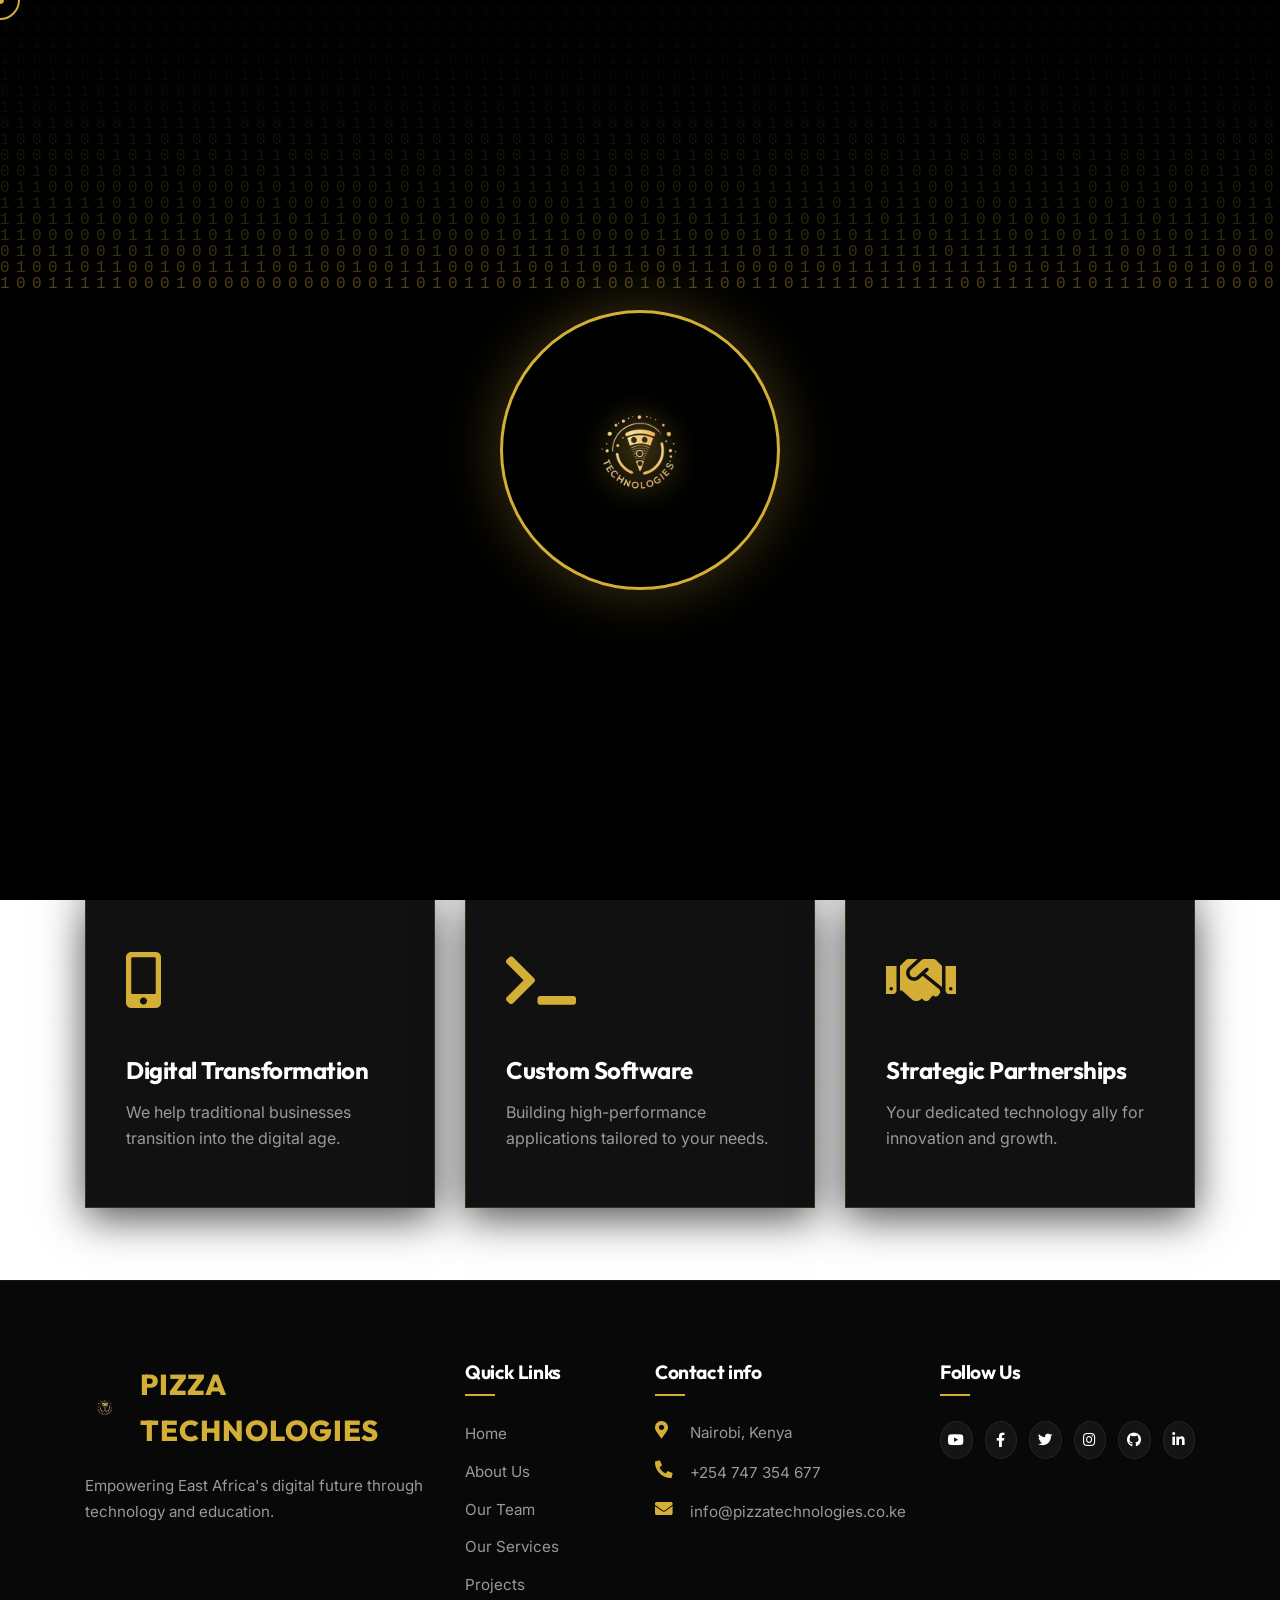
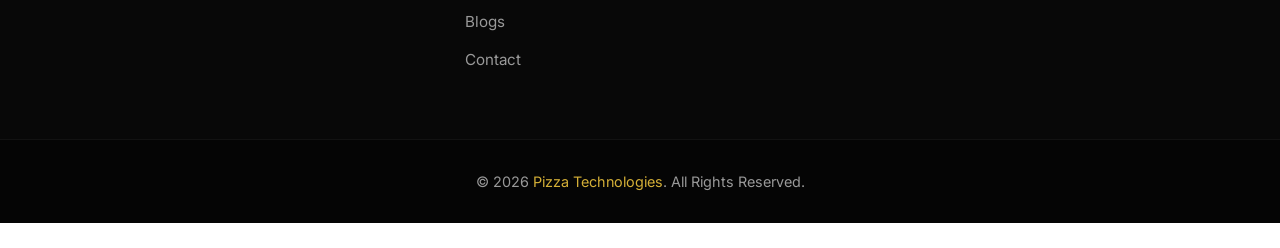
<file: service.html>
<!DOCTYPE html>
<html lang="en">

<head>
    <meta charset="utf-8">
    <title>Our Services | Pizza Technologies</title>
    <link rel="shortcut icon" href="img/logo.png">
    <meta content="width=device-width, initial-scale=1.0" name="viewport">
    <meta content="Coding Classes, Cybersecurity Advisory, Digital Transformation" name="keywords">
    <meta
        content="Explore our range of professional technology services, from coding education to cybersecurity solutions."
        name="description">
    <link href="img/favicon.ico" rel="icon">
    <link
        href="https://fonts.googleapis.com/css2?family=Outfit:wght@300;400;600;700&family=Inter:wght@300;400;500;700&display=swap"
        rel="stylesheet">
    <link href="https://stackpath.bootstrapcdn.com/bootstrap/4.4.1/css/bootstrap.min.css" rel="stylesheet">
    <link href="https://cdnjs.cloudflare.com/ajax/libs/font-awesome/5.10.0/css/all.min.css" rel="stylesheet">
    <link href="lib/animate/animate.min.css" rel="stylesheet">
    <link href="lib/owlcarousel/assets/owl.carousel.min.css" rel="stylesheet">
    <link href="css/style.css" rel="stylesheet">
</head>

<body class="tech-bg overflow-hidden">
    <div id="preloader"><canvas id="binary-canvas"></canvas>
        <div class="ripple-container">
            <div class="ripple"></div>
            <div class="ripple"></div>
            <div class="ripple"></div>
            <div class="hero-logo-circle animated zoomIn"><img src="img/logo.png" alt="Pizza Tech Logo"></div>
        </div>
    </div>
    <script>
        const isReload = performance.getEntriesByType("navigation")[0]?.type === "reload";
        if (sessionStorage.getItem('preloaderShown') && !isReload) {
            document.getElementById('preloader').style.display = 'none';
            document.body.classList.remove('overflow-hidden');
        }
    </script>
    <div class="cursor-dot"></div>
    <div class="cursor-outline"></div>
    <div class="wrapper">
        <div class="nav-bar">
            <div class="container-fluid">
                <nav class="navbar navbar-expand-lg navbar-dark justify-content-between">
                    <a href="index.html" class="navbar-brand"><img src="img/logo.png" alt="Logo" class="nav-logo"><span class="logo-text d-none d-lg-inline-block">PIZZA TECHNOLOGIES</span></a>
                    <button type="button" class="navbar-toggler" data-toggle="collapse"
                        data-target="#navbarCollapse"><span class="tech-toggler-icon"></span></button>
                    <div class="collapse navbar-collapse justify-content-end" id="navbarCollapse">
                        <div class="navbar-nav">
                            <a href="index.html#about" class="nav-item nav-link">About</a>
                            <a href="team.html" class="nav-item nav-link">Team</a>
                            <a href="service.html" class="nav-item nav-link active">Services</a>
                            <a href="portfolio.html" class="nav-item nav-link">Projects</a>
                            <a href="blog.html" class="nav-item nav-link">Blogs</a>
                            <a href="contact.html" class="nav-item nav-link">Contact</a>
                        </div>
                    </div>
                </nav>
            </div>
        </div>
        <div class="hero-section" style="height: 40vh;">
            <div class="container text-center">
                <h1 class="hero-title animated fadeInUp">Our <span class="highlight">Services</span></h1>
                <p class="hero-subtitle mx-auto animated fadeInUp">Scale your digital presence with confidence.</p>
            </div>
            <div class="hero-visual">
                <div class="grid-overlay"></div>
            </div>
        </div>

        <section id="services" class="services-section py-5">
            <div class="container">
                <div class="section-header text-center mb-5">
                    <h2 class="section-title">Scale with Confidence</h2>
                </div>
                <div class="row">
                    <div class="col-lg-4 col-md-6 mb-4">
                        <div class="service-card" data-tilt>
                            <div class="card-icon"><i class="fa fa-code"></i></div>
                            <h3>Coding Classes</h3>
                            <p>Structured, practical programming courses for beginners through advanced learners.</p>
                        </div>
                    </div>
                    <div class="col-lg-4 col-md-6 mb-4">
                        <div class="service-card" data-tilt>
                            <div class="card-icon"><i class="fa fa-shield-alt"></i></div>
                            <h3>Cybersecurity Advisory</h3>
                            <p>Protect your business from evolving digital threats.</p>
                        </div>
                    </div>
                    <div class="col-lg-4 col-md-6 mb-4">
                        <div class="service-card" data-tilt>
                            <div class="card-icon"><i class="fa fa-lightbulb"></i></div>
                            <h3>Technology Consulting</h3>
                            <p>Strategic guidance for organisations looking to modernise.</p>
                        </div>
                    </div>
                    <div class="col-lg-4 col-md-6 mb-4">
                        <div class="service-card" data-tilt>
                            <div class="card-icon"><i class="fa fa-mobile-alt"></i></div>
                            <h3>Digital Transformation</h3>
                            <p>We help traditional businesses transition into the digital age.</p>
                        </div>
                    </div>
                    <div class="col-lg-4 col-md-6 mb-4">
                        <div class="service-card" data-tilt>
                            <div class="card-icon"><i class="fa fa-terminal"></i></div>
                            <h3>Custom Software</h3>
                            <p>Building high-performance applications tailored to your needs.</p>
                        </div>
                    </div>
                    <div class="col-lg-4 col-md-6 mb-4">
                        <div class="service-card" data-tilt>
                            <div class="card-icon"><i class="fa fa-handshake"></i></div>
                            <h3>Strategic Partnerships</h3>
                            <p>Your dedicated technology ally for innovation and growth.</p>
                        </div>
                    </div>
                </div>
            </div>
        </section>



        <footer class="tech-footer">
            <div class="footer-top">
                <div class="container">
                    <div class="row">
                        <div class="col-lg-4 col-md-6 mb-4 mb-lg-0">
                            <a href="index.html" class="footer-logo-link">
                                <span class="footer-logo-text"><img src="img/logo.png" alt="Logo" class="footer-logo"> PIZZA TECHNOLOGIES</span>
                            </a>
                            <p class="footer-desc">Empowering East Africa's digital future through technology and
                                education.</p>
                        </div>
                        <div class="col-lg-2 col-md-6 mb-4 mb-lg-0">
                            <h4 class="footer-title">Quick Links</h4>
                            <ul class="footer-links">
                                <li><a href="index.html">Home</a></li>
                                <li><a href="index.html#about">About Us</a></li>
                                <li><a href="team.html">Our Team</a></li>
                                <li><a href="service.html">Our Services</a></li>
                                <li><a href="portfolio.html">Projects</a></li>
                                <li><a href="blog.html">Blogs</a></li>
                                <li><a href="contact.html">Contact</a></li>
                            </ul>
                        </div>
                        <div class="col-lg-3 col-md-6 mb-4 mb-md-0">
                            <h4 class="footer-title">Contact info</h4>
                            <ul class="footer-contact-info">
                                <li><i class="fa fa-map-marker-alt"></i> Nairobi, Kenya</li>
                                <li><i class="fa fa-phone-alt"></i> <a href="tel:+254747354677">+254 747 354 677</a></li>
                                <li><i class="fa fa-envelope"></i> <a href="mailto:info@pizzatechnologies.co.ke">info@pizzatechnologies.co.ke</a></li>
                            </ul>
                        </div>
                        <div class="col-lg-3 col-md-6">
                            <h4 class="footer-title">Follow Us</h4>
                            <div class="footer-social">
                                <a href="https://www.youtube.com/@pizzatechnologies980" target="_blank"><i class="fab fa-youtube"></i></a>
                                <a href="https://web.facebook.com/pizzatechies/?_rdc=1&_rdr#" target="_blank"><i class="fab fa-facebook-f"></i></a>
                                <a href="https://x.com/pizzatechnolog1" target="_blank"><i class="fab fa-twitter"></i></a>
                                <a href="https://www.instagram.com/pizza_technologies" target="_blank"><i class="fab fa-instagram"></i></a>
                                <a href="https://github.com/PizzaTechnologies" target="_blank"><i class="fab fa-github"></i></a>
                                <a href="https://www.linkedin.com/company/pizza-tech/?viewAsMember=true" target="_blank"><i class="fab fa-linkedin-in"></i></a>
                            </div>
                        </div>
                    </div>
                </div>
            </div>
            <div class="footer-bottom">
                <div class="container text-center">
                    <p class="copyright">&copy; 2026 <span class="gold-text">Pizza Technologies</span>. All Rights Reserved.</p>
                </div>
            </div>
        </footer>
        <a href="#" class="back-to-top"><i class="fa fa-chevron-up"></i></a>
    </div>
    <script src="https://code.jquery.com/jquery-3.4.1.min.js"></script>
    <script src="https://stackpath.bootstrapcdn.com/bootstrap/4.4.1/js/bootstrap.bundle.min.js"></script>
    <script src="lib/easing/easing.min.js"></script>
    <script src="lib/owlcarousel/owl.carousel.min.js"></script>
    <script src="lib/isotope/isotope.pkgd.min.js"></script>
    <script src="js/main.js"></script>
</body>

</html>
</file>
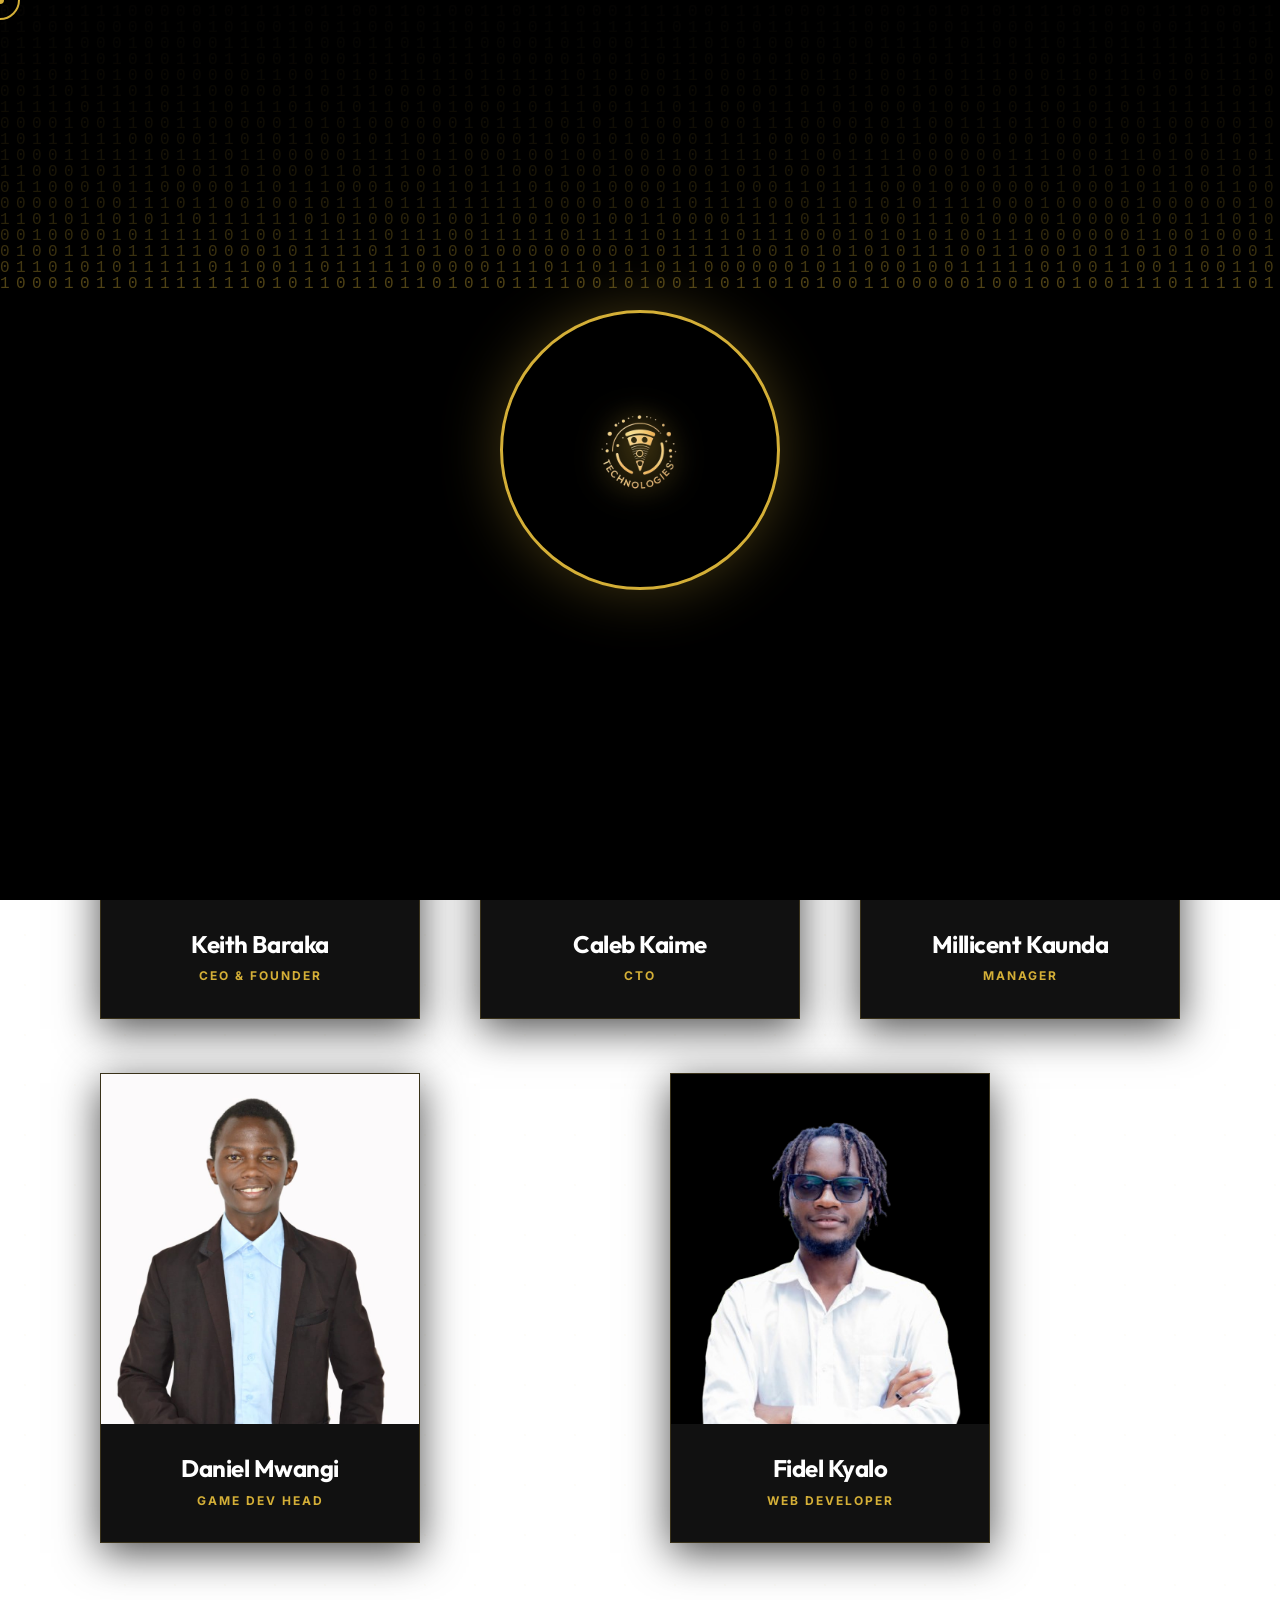
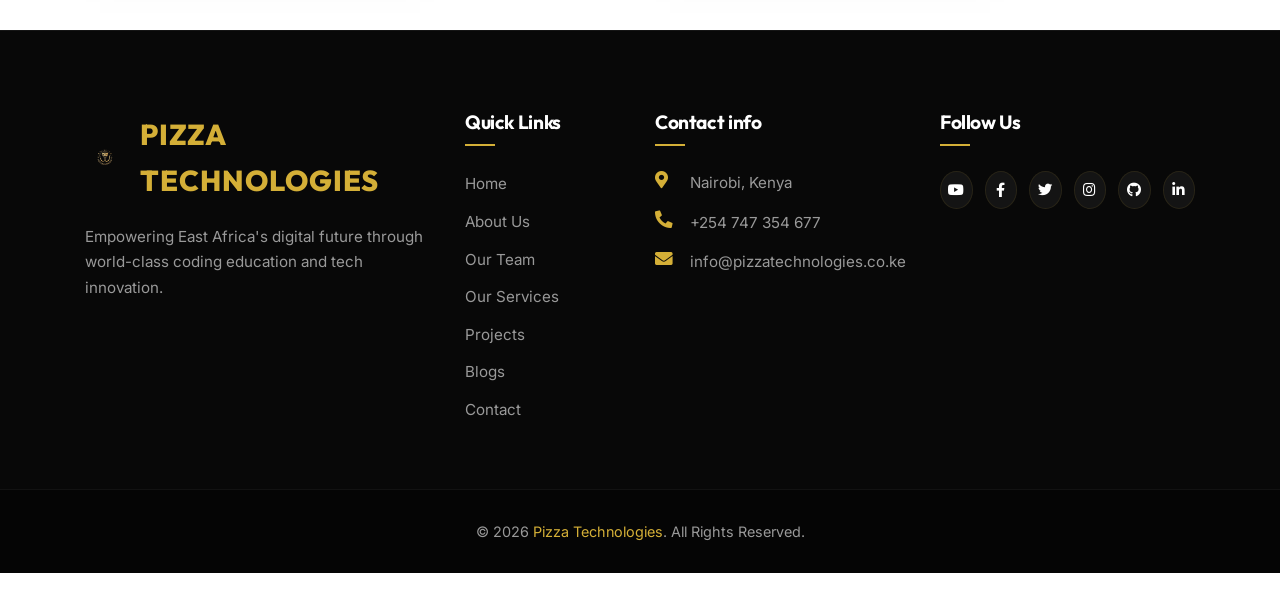
<file: team.html>
<!DOCTYPE html>
<html lang="en">

<head>
    <meta charset="utf-8">
    <title>Our Team | Pizza Technologies</title>
    <link rel="shortcut icon" href="img/logo.png">
    <meta content="width=device-width, initial-scale=1.0" name="viewport">
    <meta content="Pizza Technologies Team, Tech Experts, Nairobi Developers" name="keywords">
    <meta
        content="Meet the brilliant minds behind Pizza Technologies. A diverse team of innovators, educators, and technology experts."
        name="description">
    <link href="img/favicon.ico" rel="icon">
    <link
        href="https://fonts.googleapis.com/css2?family=Outfit:wght@300;400;600;700&family=Inter:wght@300;400;500;700&display=swap"
        rel="stylesheet">
    <link href="https://stackpath.bootstrapcdn.com/bootstrap/4.4.1/css/bootstrap.min.css" rel="stylesheet">
    <link href="https://cdnjs.cloudflare.com/ajax/libs/font-awesome/5.10.0/css/all.min.css" rel="stylesheet">
    <link href="lib/animate/animate.min.css" rel="stylesheet">
    <link href="lib/owlcarousel/assets/owl.carousel.min.css" rel="stylesheet">
    <link href="css/style.css" rel="stylesheet">
</head>

<body class="tech-bg overflow-hidden">
    <div id="preloader"><canvas id="binary-canvas"></canvas>
        <div class="ripple-container">
            <div class="ripple"></div>
            <div class="ripple"></div>
            <div class="ripple"></div>
            <div class="hero-logo-circle animated zoomIn"><img src="img/logo.png" alt="Pizza Tech Logo"></div>
        </div>
    </div>
    <script>
        const isReload = performance.getEntriesByType("navigation")[0]?.type === "reload";
        if (sessionStorage.getItem('preloaderShown') && !isReload) {
            document.getElementById('preloader').style.display = 'none';
            document.body.classList.remove('overflow-hidden');
        }
    </script>
    <div class="cursor-dot"></div>
    <div class="cursor-outline"></div>
    <div class="wrapper">
        <div class="nav-bar">
            <div class="container-fluid">
                <nav class="navbar navbar-expand-lg navbar-dark justify-content-between">
                    <a href="index.html" class="navbar-brand"><img src="img/logo.png" alt="Logo" class="nav-logo"><span
                            class="logo-text d-none d-lg-inline-block">PIZZA TECHNOLOGIES</span></a>
                    <button type="button" class="navbar-toggler" data-toggle="collapse"
                        data-target="#navbarCollapse"><span class="tech-toggler-icon"></span></button>
                    <div class="collapse navbar-collapse justify-content-end" id="navbarCollapse">
                        <div class="navbar-nav">
                            <a href="index.html#about" class="nav-item nav-link">About</a>
                            <a href="team.html" class="nav-item nav-link active">Team</a>
                            <a href="service.html" class="nav-item nav-link">Services</a>
                            <a href="portfolio.html" class="nav-item nav-link">Projects</a>
                            <a href="blog.html" class="nav-item nav-link">Blogs</a>
                            <a href="contact.html" class="nav-item nav-link">Contact</a>
                        </div>
                    </div>
                </nav>
            </div>
        </div>
        <div class="hero-section" style="height: 40vh;">
            <div class="container text-center">
                <h1 class="hero-title animated fadeInUp">Our <span class="highlight">Team</span></h1>
                <p class="hero-subtitle mx-auto animated fadeInUp">Shaping East Africa's digital landscape.</p>
            </div>
            <div class="hero-visual">
                <div class="grid-overlay"></div>
            </div>
        </div>

        <section id="team" class="team-section py-5">
            <div class="container">
                <div class="section-header text-center mb-5">
                    <h2 class="section-title">The Innovators</h2>
                </div>
                <div class="row">
                    <div class="col-lg-4 col-md-6 mb-4">
                        <div class="project-card" data-tilt>
                            <div class="project-img team-img"><img src="img/CEO.jpg" alt="Keith Baraka"></div>
                            <div class="project-info text-center">
                                <h4 class="mb-1">Keith Baraka</h4><span class="project-tag">CEO & Founder</span>
                            </div>
                        </div>
                    </div>
                    <div class="col-lg-4 col-md-6 mb-4">
                        <div class="project-card" data-tilt>
                            <div class="project-img team-img"><img src="img/CTO.jpg" alt="Caleb Kaime"></div>
                            <div class="project-info text-center">
                                <h4 class="mb-1">Caleb Kaime</h4><span class="project-tag">CTO</span>
                            </div>
                        </div>
                    </div>
                    <div class="col-lg-4 col-md-6 mb-4">
                        <div class="project-card" data-tilt>
                            <div class="project-img team-img"><img src="img/Manager.png" alt="Millicent Kaunda"></div>
                            <div class="project-info text-center">
                                <h4 class="mb-1">Millicent Kaunda</h4><span class="project-tag">Manager</span>
                            </div>
                        </div>
                    </div>
                    <div class="col-lg-4 col-md-6 mb-4">
                        <div class="project-card" data-tilt>
                            <div class="project-img team-img"><img src="img/HOD Game Development.jpg"
                                    alt="Daniel Mwangi"></div>
                            <div class="project-info text-center">
                                <h4 class="mb-1">Daniel Mwangi</h4><span class="project-tag">Game Dev Head</span>
                            </div>
                        </div>
                    </div>
                    <div class="col-lg-4 col-md-6 mb-4 mx-auto">
                        <div class="project-card" data-tilt>
                            <div class="project-img team-img"><img src="img/Web Developer.png" alt="Fidel Kyalo"></div>
                            <div class="project-info text-center">
                                <h4 class="mb-1">Fidel Kyalo</h4><span class="project-tag">Web Developer</span>
                            </div>
                        </div>
                    </div>
                </div>
            </div>
        </section>



        <footer class="tech-footer">
            <div class="footer-top">
                <div class="container">
                    <div class="row">
                        <div class="col-lg-4 col-md-6 mb-4 mb-lg-0">
                            <a href="index.html" class="footer-logo-link">
                                <span class="footer-logo-text"><img src="img/logo.png" alt="Logo" class="footer-logo">
                                    PIZZA TECHNOLOGIES</span>
                            </a>
                            <p class="footer-desc">Empowering East Africa's digital future through world-class coding
                                education and tech innovation.</p>
                        </div>
                        <div class="col-lg-2 col-md-6 mb-4 mb-lg-0">
                            <h4 class="footer-title">Quick Links</h4>
                            <ul class="footer-links">
                                <li><a href="index.html">Home</a></li>
                                <li><a href="index.html#about">About Us</a></li>
                                <li><a href="team.html">Our Team</a></li>
                                <li><a href="service.html">Our Services</a></li>
                                <li><a href="portfolio.html">Projects</a></li>
                                <li><a href="blog.html">Blogs</a></li>
                                <li><a href="contact.html">Contact</a></li>
                            </ul>
                        </div>
                        <div class="col-lg-3 col-md-6 mb-4 mb-md-0">
                            <h4 class="footer-title">Contact info</h4>
                            <ul class="footer-contact-info">
                                <li><i class="fa fa-map-marker-alt"></i> Nairobi, Kenya</li>
                                <li><i class="fa fa-phone-alt"></i> <a href="tel:+254747354677">+254 747 354 677</a>
                                </li>
                                <li><i class="fa fa-envelope"></i> <a
                                        href="mailto:info@pizzatechnologies.co.ke">info@pizzatechnologies.co.ke</a></li>
                            </ul>
                        </div>
                        <div class="col-lg-3 col-md-6">
                            <h4 class="footer-title">Follow Us</h4>
                            <div class="footer-social"><a href="https://www.youtube.com/@pizzatechnologies980"
                                    target="_blank"><i class="fab fa-youtube"></i></a><a
                                    href="https://web.facebook.com/pizzatechies" target="_blank"><i
                                        class="fab fa-facebook-f"></i></a><a href="https://x.com/pizzatechnolog1"
                                    target="_blank"><i class="fab fa-twitter"></i></a><a
                                    href="https://www.instagram.com/pizza_technologies" target="_blank"><i
                                        class="fab fa-instagram"></i></a><a href="https://github.com/PizzaTechnologies"
                                    target="_blank"><i class="fab fa-github"></i></a><a
                                    href="https://www.linkedin.com/company/pizza-tech" target="_blank"><i
                                        class="fab fa-linkedin-in"></i></a></div>
                        </div>
                    </div>
                </div>
            </div>
            <div class="footer-bottom">
                <div class="container text-center">
                    <p class="copyright">&copy; 2026 <span class="gold-text">Pizza Technologies</span>. All Rights
                        Reserved.</p>
                </div>
            </div>
        </footer>
        <a href="#" class="back-to-top"><i class="fa fa-chevron-up"></i></a>
    </div>
    <script src="https://code.jquery.com/jquery-3.4.1.min.js"></script>
    <script src="https://stackpath.bootstrapcdn.com/bootstrap/4.4.1/js/bootstrap.bundle.min.js"></script>
    <script src="lib/easing/easing.min.js"></script>
    <script src="lib/owlcarousel/owl.carousel.min.js"></script>
    <script src="lib/isotope/isotope.pkgd.min.js"></script>
    <script src="js/main.js"></script>
</body>

</html>
</file>
<file: css/style.css>
/* 
 * PIZZA TECHNOLOGIES - PREMIUM TECH DESIGN
 * Theme: Black & Gold High-Tech
 * Font: Outfit & Inter
 */

:root {
    --black: #000000;
    --dark-grey: #0a0a0a;
    --darker-grey: #050505;
    --gold: #D4AF37;
    --gold-bright: #FFD700;
    --gold-glow: rgba(212, 175, 55, 0.3);
    --gold-transparent: rgba(212, 175, 55, 0.1);
    --white: #ffffff;
    --text-muted: #999999;
    --transition: all 0.4s cubic-bezier(0.23, 1, 0.32, 1);
}

* {
    margin: 0;
    padding: 0;
    box-sizing: border-box;
}

body {
    background-color: var(--black);
    color: var(--white);
    font-family: 'Inter', sans-serif;
    line-height: 1.6;
    overflow-x: hidden;
    cursor: none;
    /* Custom cursor implementation */
}

h1,
h2,
h3,
h4,
h5,
h6 {
    font-family: 'Outfit', sans-serif;
    font-weight: 700;
    letter-spacing: -0.02em;
}

a {
    text-decoration: none;
    color: inherit;
    transition: var(--transition);
}

a:hover {
    color: var(--gold);
}

/* Custom Cursor */
.cursor-dot,
.cursor-outline {
    pointer-events: none;
    position: fixed;
    top: 0;
    left: 0;
    transform: translate(-50%, -50%);
    border-radius: 50%;
    z-index: 9999;
    transition: transform 0.1s ease-out, opacity 0.3s ease-in-out;
}

.cursor-dot {
    width: 8px;
    height: 8px;
    background-color: var(--gold);
}

.cursor-outline {
    width: 40px;
    height: 40px;
    border: 2px solid var(--gold);
    transition: all 0.2s ease-out;
}

/* Wrapper & Layout */
.wrapper {
    width: 100%;
    position: relative;
}

.tech-bg {
    background: radial-gradient(circle at 50% 50%, #121212 0%, #000000 100%);
    background-attachment: fixed;
}

.bg-darker {
    background-color: var(--darker-grey);
}

/* Navigation */
.nav-bar {
    position: fixed;
    top: 0;
    width: 100%;
    z-index: 1000;
    padding: 20px 0;
    background: rgba(0, 0, 0, 0.8);
    backdrop-filter: blur(10px);
    border-bottom: 1px solid rgba(255, 255, 255, 0.05);
    transition: var(--transition);
}

.nav-bar.nav-sticky {
    padding: 10px 0;
    background: rgba(0, 0, 0, 0.95);
}

.navbar-brand {
    display: flex;
    align-items: center;
    gap: 12px;
}

.nav-logo {
    height: 40px;
    animation: logo-heartbeat 3s infinite ease-in-out;
}

.logo-text {
    font-family: 'Outfit', sans-serif;
    font-weight: 800;
    font-size: 1.5rem;
    color: var(--gold);
    letter-spacing: 2px;
}

.navbar-nav .nav-link {
    color: var(--white) !important;
    font-weight: 500;
    font-size: 0.9rem;
    text-transform: uppercase;
    letter-spacing: 1px;
    padding: 10px 20px !important;
    position: relative;
}

.navbar-nav .nav-link::after {
    content: '';
    position: absolute;
    bottom: 5px;
    left: 20px;
    right: 20px;
    height: 2px;
    background-color: var(--gold);
    transform: scaleX(0);
    transition: var(--transition);
}

.navbar-nav .nav-link:hover::after,
.navbar-nav .nav-link.active::after {
    transform: scaleX(1);
}

/* Hero Section */
.hero-section {
    height: 100vh;
    display: flex;
    align-items: center;
    position: relative;
    overflow: hidden;
    padding-top: 80px;
    background: radial-gradient(circle at 50% 50%, #121212 0%, #000000 100%);
}

.hero-content {
    max-width: 900px;
    margin: 0 auto;
    text-align: center;
    position: relative;
    z-index: 2;
}

.hero-label {
    color: var(--gold);
    font-family: 'Outfit', sans-serif;
    text-transform: uppercase;
    letter-spacing: 4px;
    font-size: 0.85rem;
    margin-bottom: 20px;
    display: inline-block;
    padding-bottom: 5px;
    border-bottom: 1px solid var(--gold);
}

.hero-title {
    font-size: 4.5rem;
    line-height: 1.1;
    margin-bottom: 30px;
}

.hero-title .highlight {
    color: var(--gold);
    text-shadow: 0 0 20px var(--gold-glow);
}

.hero-subtitle {
    font-size: 1.25rem;
    color: var(--text-muted);
    margin: 0 auto 40px;
    max-width: 650px;
}

.hero-btns {
    display: flex;
    justify-content: center;
    gap: 20px;
}

.btn {
    padding: 16px 32px;
    font-size: 0.9rem;
    font-weight: 600;
    text-transform: uppercase;
    letter-spacing: 1px;
    border-radius: 0;
    transition: var(--transition);
    position: relative;
    overflow: hidden;
}

.btn-primary {
    background-color: var(--gold);
    border: 1px solid var(--gold);
    color: var(--black);
}

.btn-primary:hover {
    background-color: transparent;
    color: var(--gold);
    box-shadow: 0 0 20px var(--gold-glow);
}

.btn-secondary {
    background-color: transparent;
    border: 1px solid rgba(255, 255, 255, 0.2);
    color: var(--white);
}

.btn-secondary:hover {
    border-color: var(--gold);
    color: var(--gold);
}

.btn-outline-primary {
    background-color: transparent;
    border: 1px solid var(--gold);
    color: var(--gold);
}

.btn-outline-primary:hover {
    background-color: var(--gold);
    color: var(--black);
    box-shadow: 0 0 20px var(--gold-glow);
}

/* Preloader */
#preloader {
    position: fixed;
    top: 0;
    left: 0;
    width: 100%;
    height: 100%;
    background-color: var(--black);
    z-index: 9999;
    display: flex;
    align-items: center;
    justify-content: center;
    transition: opacity 0.5s ease-out;
}

#binary-canvas {
    position: absolute;
    top: 0;
    left: 0;
    width: 100%;
    height: 100%;
    z-index: 0;
    opacity: 0.75;
    /* Increased visibility */
}

#preloader .ripple-container {
    position: relative;
    top: auto;
    right: auto;
    left: auto;
    transform: none;
    width: 600px;
    height: 600px;
    margin: 0;
    display: flex;
    align-items: center;
    justify-content: center;
    z-index: 2;
}

.hero-img-container {
    position: absolute;
    top: 50%;
    right: 8%;
    transform: translateY(-50%);
    width: 45%;
    max-width: 600px;
    z-index: 2;
}

.home-hero-img {
    width: 100%;
    height: auto;
    border-radius: 20px;
    border: 1px solid rgba(212, 175, 55, 0.3);
    box-shadow: 0 0 40px var(--gold-glow);
    filter: contrast(1.1) brightness(0.9);
    transition: var(--transition);
}

.home-hero-img:hover {
    transform: scale(1.02) rotate(-1deg);
    border-color: var(--gold);
    box-shadow: 0 0 60px var(--gold-glow);
}

.overflow-hidden {
    overflow: hidden !important;
}

.hero-visual {
    position: absolute;
    top: 0;
    right: 0;
    width: 100%;
    height: 100%;
    z-index: 1;
}

.ripple-container {
    position: absolute;
    top: 50%;
    right: 5%;
    transform: translateY(-50%);
    width: 600px;
    height: 600px;
    display: flex;
    align-items: center;
    justify-content: center;
    z-index: 2;
}

.hero-logo-circle {
    width: 280px;
    height: 280px;
    background: rgba(0, 0, 0, 0.85);
    border: 3px solid var(--gold);
    border-radius: 50%;
    display: flex;
    align-items: center;
    justify-content: center;
    padding: 40px;
    box-shadow: 0 0 60px var(--gold-glow);
    z-index: 5;
    backdrop-filter: blur(15px);
}

.hero-logo-circle img {
    width: 100%;
    height: auto;
    filter: drop-shadow(0 0 15px var(--gold));
    animation: logo-heartbeat 3s infinite ease-in-out;
}

.ripple {
    position: absolute;
    width: 280px;
    height: 280px;
    border: 2px solid var(--gold);
    border-radius: 50%;
    opacity: 0;
    animation: ripple-out 5s infinite cubic-bezier(0.25, 0.46, 0.45, 0.94);
}

.ripple:nth-child(2) {
    animation-delay: 1.6s;
}

.ripple:nth-child(3) {
    animation-delay: 3.2s;
}

@keyframes ripple-out {
    0% {
        transform: scale(1);
        opacity: 0.6;
    }

    100% {
        transform: scale(3.5);
        opacity: 0;
    }
}

.grid-overlay {
    position: absolute;
    inset: 0;
    background-image:
        linear-gradient(rgba(212, 175, 55, 0.05) 1px, transparent 1px),
        linear-gradient(90deg, rgba(212, 175, 55, 0.05) 1px, transparent 1px);
    background-size: 50px 50px;
}

.glow-sphere {
    position: absolute;
    width: 600px;
    height: 600px;
    background: radial-gradient(circle, var(--gold-transparent) 0%, transparent 70%);
    top: 20%;
    right: -10%;
    filter: blur(50px);
    animation: pulse 10s infinite alternate;
}

@keyframes pulse {
    0% {
        transform: scale(1);
        opacity: 0.5;
    }

    100% {
        transform: scale(1.2);
        opacity: 0.8;
    }
}

/* Section Headers */
.section-title {
    font-size: 3rem;
    margin-bottom: 20px;
    position: relative;
    display: inline-block;
}

.section-title::before {
    content: '';
    position: absolute;
    left: 0;
    bottom: -10px;
    width: 60px;
    height: 4px;
    background: var(--gold);
}

@keyframes logo-heartbeat {
    0% {
        transform: scale(1);
    }

    10% {
        transform: scale(1.1);
    }

    20% {
        transform: scale(1);
    }

    30% {
        transform: scale(1.1);
    }

    40% {
        transform: scale(1);
    }

    100% {
        transform: scale(1);
    }
}

.section-intro {
    max-width: 700px;
    margin: 0 auto 50px;
    color: var(--text-muted);
    font-size: 1.1rem;
}

.about-section {
    background: linear-gradient(135deg, #0d0d0d 0%, #000000 100%);
    background-image: radial-gradient(rgba(212, 175, 55, 0.02) 1px, transparent 1px);
    background-size: 40px 40px;
}

.services-section {
    background: linear-gradient(180deg, #101010 0%, #050505 100%);
    background-image: linear-gradient(rgba(212, 175, 55, 0.015) 1px, transparent 1px),
        linear-gradient(90deg, rgba(212, 175, 55, 0.015) 1px, transparent 1px);
    background-size: 60px 60px;
}

.projects-section {
    background: #080808;
    background-image: radial-gradient(rgba(255, 255, 255, 0.02) 2px, transparent 2px);
    background-size: 80px 80px;
}

.team-section {
    background: radial-gradient(circle at center, #121212 0%, #000000 100%);
    background-image: radial-gradient(rgba(212, 175, 55, 0.03) 1px, transparent 1px);
    background-size: 50px 50px;
}

.blog-section {
    background: linear-gradient(0deg, #0a0a0a 0%, #050505 100%);
    background-image: repeating-linear-gradient(0deg, transparent, transparent 49px, rgba(255, 255, 255, 0.01) 50px);
    background-size: 100% 50px;
}

.contact-section {
    background: radial-gradient(circle at top right, #151515 0%, #000000 100%);
    background-image: radial-gradient(var(--gold-transparent) 1px, transparent 1px);
    background-size: 40px 40px;
}

/* Service Cards */
/* Projects Section Navigation */
.project-carousel {
    position: relative;
    padding: 0 70px;
    /* Space for the floating arrows */
}

.project-carousel .owl-nav {
    position: absolute;
    top: 50%;
    transform: translateY(-50%);
    width: 100%;
    left: 0;
    display: flex;
    justify-content: space-between;
    pointer-events: none;
    /* Let clicks pass to the carousel items if needed */
}

.project-carousel .owl-prev,
.project-carousel .owl-next {
    pointer-events: auto;
    width: 60px;
    height: 60px;
    background: rgba(212, 175, 55, 0.05) !important;
    border: 2px solid var(--gold) !important;
    border-radius: 50%;
    color: var(--gold) !important;
    font-size: 1.5rem;
    display: flex;
    align-items: center;
    justify-content: center;
    transition: var(--transition);
    box-shadow: 0 0 10px rgba(0, 0, 0, 0.5);
}

.project-carousel .owl-prev:hover,
.project-carousel .owl-next:hover {
    background: var(--gold) !important;
    color: var(--black) !important;
    box-shadow: 0 0 20px var(--gold-glow);
    transform: scale(1.1);
}

.service-card {
    background: #111111;
    border: 1px solid rgba(212, 175, 55, 0.2);
    padding: 40px;
    height: 100%;
    transition: var(--transition);
    position: relative;
    box-shadow: 0 10px 40px rgba(0, 0, 0, 0.7);
    overflow: hidden;
}

.service-card:hover {
    transform: translateY(-10px);
    border-color: var(--gold);
    box-shadow: 0 15px 50px var(--gold-glow);
    background: #151515;
}

.service-card:hover::after {
    opacity: 1;
}

.card-icon {
    font-size: 3.5rem;
    /* Increased from 2.5rem */
    color: var(--gold);
    margin-bottom: 30px;
}

.service-card h3 {
    font-size: 1.5rem;
    margin-bottom: 15px;
    color: var(--white);
}

.service-card p {
    color: var(--text-muted);
}

/* About Section */
.about-section {
    position: relative;
    background: #050505;
}

.mission-box {
    margin-top: 40px;
    padding: 30px;
    background: #111111;
    border: 1px solid rgba(212, 175, 55, 0.3);
    border-left: 5px solid var(--gold);
    box-shadow: 0 10px 40px rgba(0, 0, 0, 0.7);
}

.mission-box h3 {
    font-size: 1.25rem;
    color: var(--gold);
    margin-bottom: 10px;
}

.values-grid {
    display: grid;
    grid-template-columns: repeat(2, 1fr);
    gap: 20px;
    margin-top: 40px;
}

.value-item {
    background: #111111;
    border: 1px solid rgba(212, 175, 55, 0.15);
    padding: 25px;
    transition: var(--transition);
    box-shadow: 0 10px 30px rgba(0, 0, 0, 0.5);
}

.value-item:hover {
    transform: translateY(-5px);
    border-color: var(--gold);
    box-shadow: 0 10px 30px var(--gold-glow);
    background: #151515;
}

.v-label {
    display: block;
    color: var(--gold);
    font-weight: 700;
    margin-bottom: 5px;
    text-transform: uppercase;
    font-size: 0.8rem;
    letter-spacing: 1px;
}

/* Projects */
.project-card {
    background: #111111;
    border: 1px solid rgba(212, 175, 55, 0.2);
    overflow: hidden;
    margin: 15px;
    transition: var(--transition);
    box-shadow: 0 10px 40px rgba(0, 0, 0, 0.7);
}

.project-card:hover {
    transform: translateY(-10px);
    border-color: var(--gold);
    box-shadow: 0 15px 50px var(--gold-glow);
    background: #151515;
}

.project-img {
    height: 250px;
    overflow: hidden;
    position: relative;
    background: #000;
}

.team-img {
    height: 350px;
    /* Taller for portraits */
}

.project-img img {
    width: 100%;
    height: 100%;
    object-fit: cover;
    object-position: center;
    transition: transform 0.6s ease;
}

.team-img img {
    object-position: top center;
    /* Focus on faces */
}

.project-card:hover .project-img img {
    transform: scale(1.05);
}

.project-info {
    padding: 30px;
}

.project-tag {
    color: var(--gold);
    font-size: 0.75rem;
    text-transform: uppercase;
    letter-spacing: 2px;
    font-weight: 700;
}

.view-project {
    display: inline-block;
    margin-top: 15px;
    font-weight: 600;
    color: var(--gold);
}

/* Blog */
.blog-post {
    padding: 30px;
    background: #111111;
    border: 1px solid rgba(212, 175, 55, 0.2);
    height: 100%;
    transition: var(--transition);
    box-shadow: 0 10px 40px rgba(0, 0, 0, 0.7);
}

.blog-post:hover {
    transform: translateY(-10px);
    border-color: var(--gold);
    box-shadow: 0 15px 50px var(--gold-glow);
    background: #151515;
}

.post-category {
    color: var(--gold);
    font-size: 0.7rem;
    font-weight: 700;
    text-transform: uppercase;
    margin-bottom: 10px;
}

/* Contact */
.contact-form {
    background: rgba(255, 255, 255, 0.03);
    height: 100%;
    display: flex;
    flex-direction: column;
}

.contact-form .row {
    flex-grow: 1;
}

.contact-form textarea {
    height: 100% !important;
    min-height: 120px;
}

.gold-border {
    border: 1px solid var(--gold-transparent);
    position: relative;
}

.gold-border::before {
    content: '';
    position: absolute;
    top: 10px;
    left: 10px;
    right: 10px;
    bottom: 10px;
    border: 1px solid rgba(212, 175, 55, 0.1);
    pointer-events: none;
}

.form-control {
    background: rgba(255, 255, 255, 0.05) !important;
    border: 1px solid rgba(255, 255, 255, 0.1) !important;
    color: var(--white) !important;
    border-radius: 0;
    padding: 12px 20px;
    transition: var(--transition);
}

.form-control:focus {
    border-color: var(--gold) !important;
    box-shadow: 0 0 10px var(--gold-glow);
}

select.form-control {
    background-image: url("data:image/svg+xml,%3Csvg xmlns='http://www.w3.org/2000/svg' width='24' height='24' viewBox='0 0 24 24' fill='none' stroke='%23D4AF37' stroke-width='2' stroke-linecap='round' stroke-linejoin='round'%3E%3Cpolyline points='6 9 12 15 18 9'%3E%3C/polyline%3E%3C/svg%3E") !important;
    background-repeat: no-repeat !important;
    background-position: right 15px center !important;
    background-size: 18px !important;
    padding-right: 45px !important;
    -webkit-appearance: none;
    -moz-appearance: none;
    appearance: none;
}

select.form-control option {
    background-color: #121212;
    color: var(--white);
}

.contact-details {
    margin-top: 35px;
}

.contact-details p {
    font-size: 1.1rem;
    display: flex;
    align-items: center;
    gap: 15px;
    margin-bottom: 25px;
}

.contact-details i {
    font-size: 2rem;
    /* Increased from 1.4rem */
    color: var(--gold);
    width: 70px;
    /* Increased from 50px */
    height: 70px;
    /* Increased from 50px */
    display: flex;
    align-items: center;
    justify-content: center;
    background: rgba(212, 175, 55, 0.05);
    border: 1px solid rgba(212, 175, 55, 0.1);
    border-radius: 50%;
    transition: var(--transition);
}

.contact-details p:hover i {
    background: rgba(212, 175, 55, 0.15);
    border-color: var(--gold);
    box-shadow: 0 0 15px var(--gold-glow);
}

.contact-details a {
    color: var(--white);
    transition: var(--transition);
}

.contact-details a:hover {
    color: var(--gold);
    text-decoration: none;
    transform: translateX(5px);
    display: inline-block;
}

.social-links {
    display: flex;
    gap: 15px;
    margin-top: 35px;
}

.social-links a {
    width: 65px;
    height: 65px;
    display: flex;
    align-items: center;
    justify-content: center;
    background: rgba(255, 255, 255, 0.05);
    border: 1px solid rgba(212, 175, 55, 0.2);
    border-radius: 50%;
    color: var(--white);
    font-size: 1.8rem;
    transition: var(--transition);
}

.social-links a:hover {
    background: var(--gold);
    color: var(--black);
    border-color: var(--gold);
    box-shadow: 0 0 20px var(--gold-glow);
    transform: translateY(-5px);
}

/* Footer */
.tech-footer {
    background: #080808;
    border-top: 1px solid rgba(255, 255, 255, 0.05);
}

.footer-top {
    padding: 80px 0 50px;
}

.footer-logo-text {
    font-family: 'Outfit', sans-serif;
    font-size: 1.8rem;
    font-weight: 800;
    color: var(--gold);
    display: flex;
    align-items: center;
    gap: 15px;
    margin-bottom: 20px;
    letter-spacing: 1px;
}

.footer-logo {
    height: 40px;
    width: auto;
    animation: logo-heartbeat 2s infinite ease-in-out;
}

.footer-desc {
    color: var(--text-muted);
    font-size: 0.95rem;
    margin-bottom: 30px;
    line-height: 1.7;
}

.footer-title {
    font-size: 1.2rem;
    font-weight: 700;
    color: var(--white);
    margin-bottom: 25px;
    position: relative;
    padding-bottom: 12px;
}

.footer-title::after {
    content: '';
    position: absolute;
    left: 0;
    bottom: 0;
    width: 30px;
    height: 2px;
    background: var(--gold);
}

.footer-links {
    list-style: none;
    padding: 0;
}

.footer-links li {
    margin-bottom: 12px;
}

.footer-links a {
    color: var(--text-muted);
    font-size: 0.95rem;
    transition: var(--transition);
}

.footer-links a:hover {
    color: var(--gold);
    text-decoration: none;
    padding-left: 8px;
}

.footer-contact-info {
    list-style: none;
    padding: 0;
}

.footer-contact-info li {
    color: var(--text-muted);
    margin-bottom: 15px;
    display: flex;
    gap: 15px;
    font-size: 0.95rem;
}

.footer-contact-info i {
    color: var(--gold);
    font-size: 1.1rem;
    width: 20px;
}

.footer-bottom {
    padding: 30px 0;
    border-top: 1px solid rgba(255, 255, 255, 0.05);
    background: #050505;
}

.copyright {
    color: var(--text-muted);
    font-size: 0.9rem;
    margin-bottom: 0;
}

.footer-social {
    display: flex;
    gap: 12px;
    justify-content: flex-end;
}

.footer-social a {
    width: 38px;
    height: 38px;
    display: flex;
    align-items: center;
    justify-content: center;
    background: rgba(255, 255, 255, 0.05);
    border: 1px solid rgba(212, 175, 55, 0.1);
    border-radius: 50%;
    color: var(--white);
    font-size: 0.9rem;
    transition: var(--transition);
}

.footer-social a:hover {
    background: var(--gold);
    color: var(--black);
    border-color: var(--gold);
    transform: translateY(-3px);
    box-shadow: 0 5px 15px var(--gold-glow);
}

.gold-text {
    color: var(--gold);
}

/* Responsive */
@media (max-width: 1199.98px) {
    .hero-title {
        font-size: 3.5rem;
    }
}

@media (max-width: 991.98px) {
    .hero-title {
        font-size: 3rem;
    }

    .section-title {
        font-size: 2.5rem;
    }

    .hero-visual {
        display: none;
    }

    .hero-subtitle {
        font-size: 1.1rem;
    }

    .navbar-collapse {
        background: rgba(8, 8, 8, 0.98);
        border: 1px solid rgba(212, 175, 55, 0.1);
        margin-top: 15px;
        padding: 20px;
        border-radius: 10px;
        backdrop-filter: blur(10px);
    }

    .navbar-nav .nav-link {
        padding: 12px 0;
        border-bottom: 1px solid rgba(255, 255, 255, 0.05);
    }

    .navbar-nav .nav-link:last-child {
        border-bottom: none;
    }

    .nav-bar {
        padding: 10px 0;
    }
}

@media (max-width: 767.98px) {
    .hero-section {
        height: auto;
        padding: 120px 0 60px;
    }

    .hero-title {
        font-size: 2.5rem;
    }

    .section-title {
        font-size: 2.2rem;
    }

    .values-grid {
        grid-template-columns: 1fr;
    }

    .contact-details p {
        font-size: 1rem;
    }

    .contact-details i {
        width: 40px;
        height: 40px;
        font-size: 1.2rem;
    }

    .social-links a {
        width: 45px;
        height: 45px;
        font-size: 1.2rem;
    }

    /* Mobile Project Optimizations - Vertical List like Services */
    .project-card {
        margin: 0 0 30px 0 !important;
        border-radius: 10px;
        position: relative;
    }

    .project-img {
        height: 250px !important; /* Restore standard height */
    }

    .project-info {
        position: relative !important; /* Back to normal stack */
        width: 100%;
        padding: 25px !important;
        background: #111 !important;
        border-top: 1px solid rgba(212, 175, 55, 0.1);
        backdrop-filter: none;
    }

    .project-info h4 {
        font-size: 1.2rem !important;
        margin-bottom: 10px !important;
        white-space: normal;
        overflow: visible;
        text-overflow: clip;
    }

    .view-project {
        margin-top: 10px !important;
        font-size: 0.9rem !important;
    }

    /* Force Projects to be a List (not slider) on mobile */
    .project-carousel.owl-carousel {
        display: block !important;
    }
    .project-carousel .owl-stage-outer {
        overflow: visible !important;
    }
    .project-carousel .owl-stage {
        display: block !important;
        width: 100% !important;
        transform: none !important;
    }
    .project-carousel .owl-item {
        width: 100% !important;
        margin-bottom: 25px;
    }
    .project-carousel .owl-nav, .project-carousel .owl-dots {
        display: none !important;
    }
}

/* Side Navigation Arrows for Carousel on Big Screens */
.project-carousel {
    position: relative;
    padding: 0 50px;
}

.project-carousel .owl-nav .owl-prev {
    position: absolute;
    left: 0;
    top: 50%;
    transform: translateY(-50%);
    font-size: 2rem !important;
    color: var(--gold) !important;
}

.project-carousel .owl-nav .owl-next {
    position: absolute;
    right: 0;
    top: 50%;
    transform: translateY(-50%);
    font-size: 2rem !important;
    color: var(--gold) !important;
}

@media (max-width: 575.98px) {
    .hero-title {
        font-size: 2rem;
    }

    .hero-subtitle {
        font-size: 1rem;
    }

    .section-title {
        font-size: 1.8rem;
    }

    .hero-btns {
        flex-direction: column;
        width: 100%;
        gap: 15px;
    }

    .hero-btns .btn {
        width: 100%;
    }

    .nav-logo {
        height: 30px;
    }

    .logo-text {
        font-size: 1.1rem;
        letter-spacing: 1px;
    }

    .service-card,
    .project-card,
    .blog-post {
        padding: 25px;
    }

    .section-header {
        margin-bottom: 30px !important;
    }

    .footer-top {
        padding: 50px 0 30px;
        text-align: center;
    }

    .footer-logo-text {
        justify-content: center;
    }

    .footer-title::after {
        left: 50%;
        transform: translateX(-50%);
    }

    .footer-contact-info li {
        justify-content: center;
    }
}

.footer-logo-link {
    transition: var(--transition);
    display: inline-block;
}

.footer-logo-link:hover {
    opacity: 0.8;
    transform: translateY(-2px);
}
</file>
